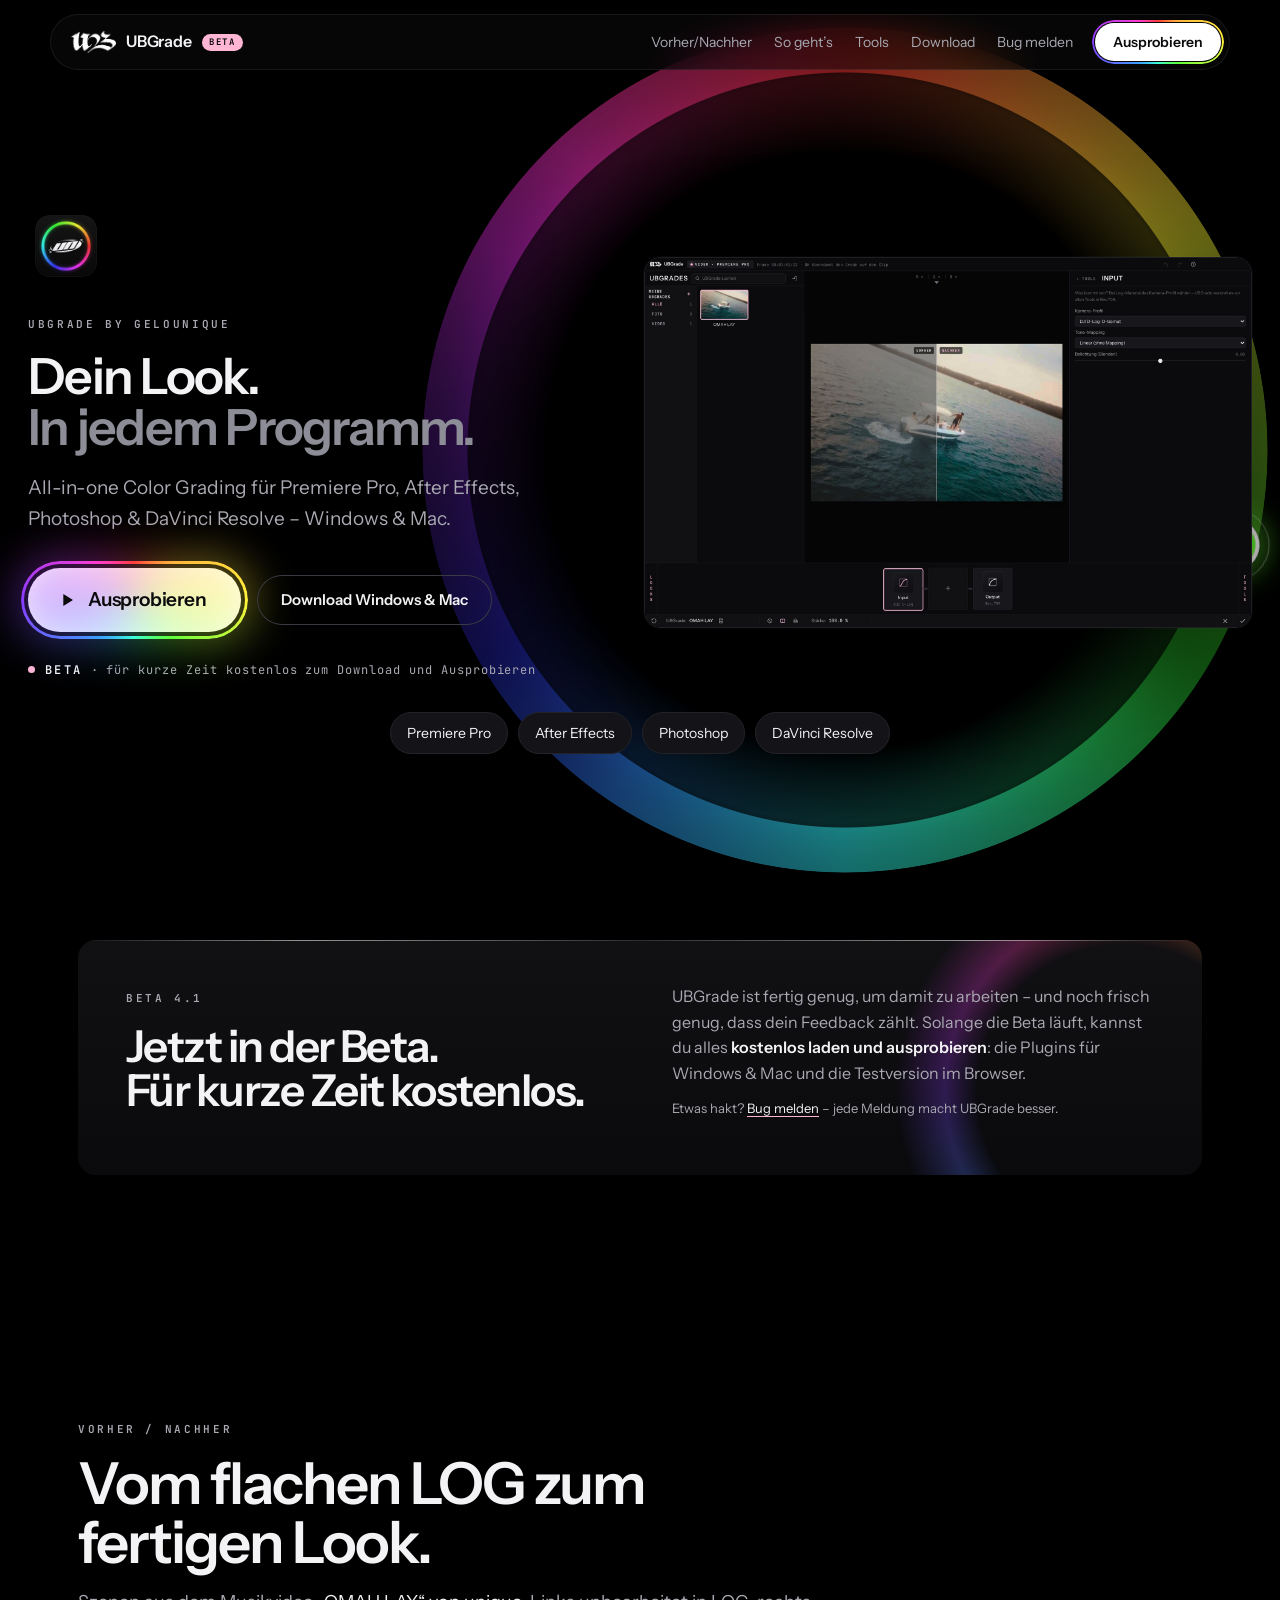
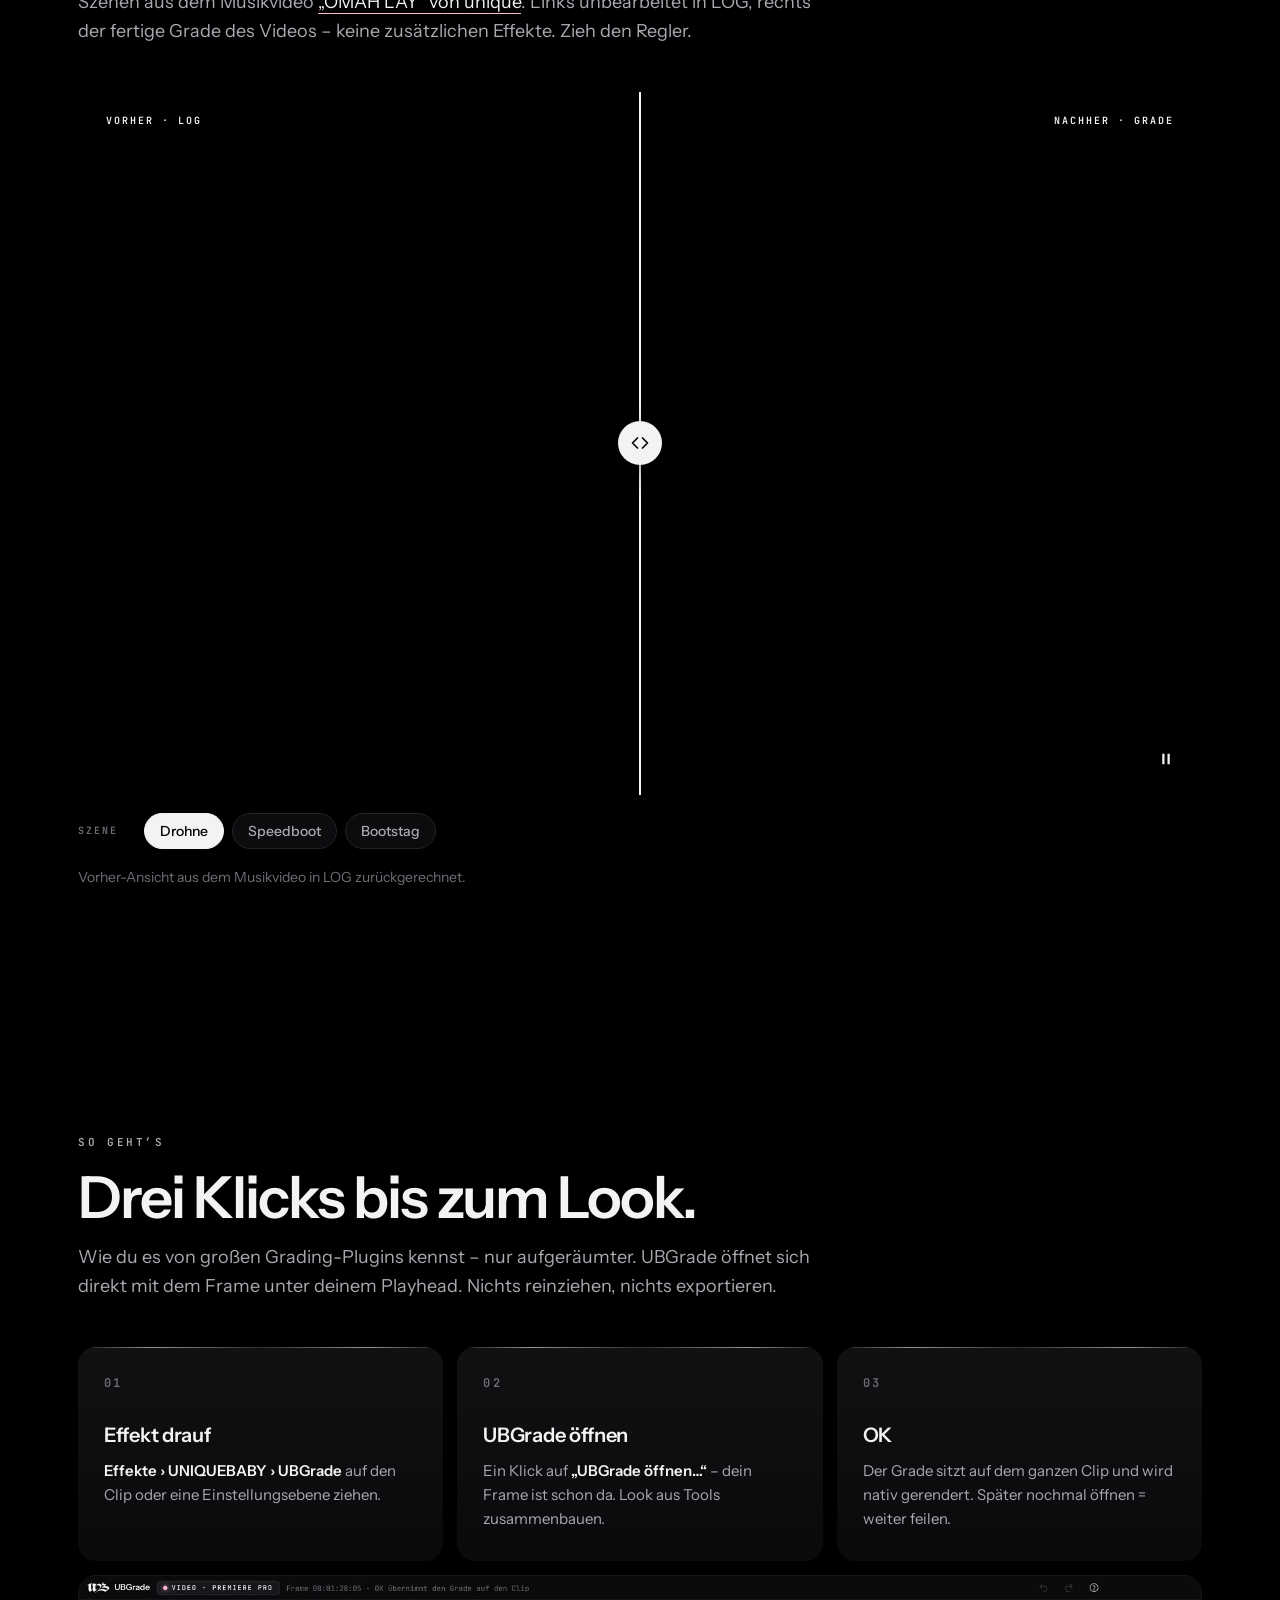
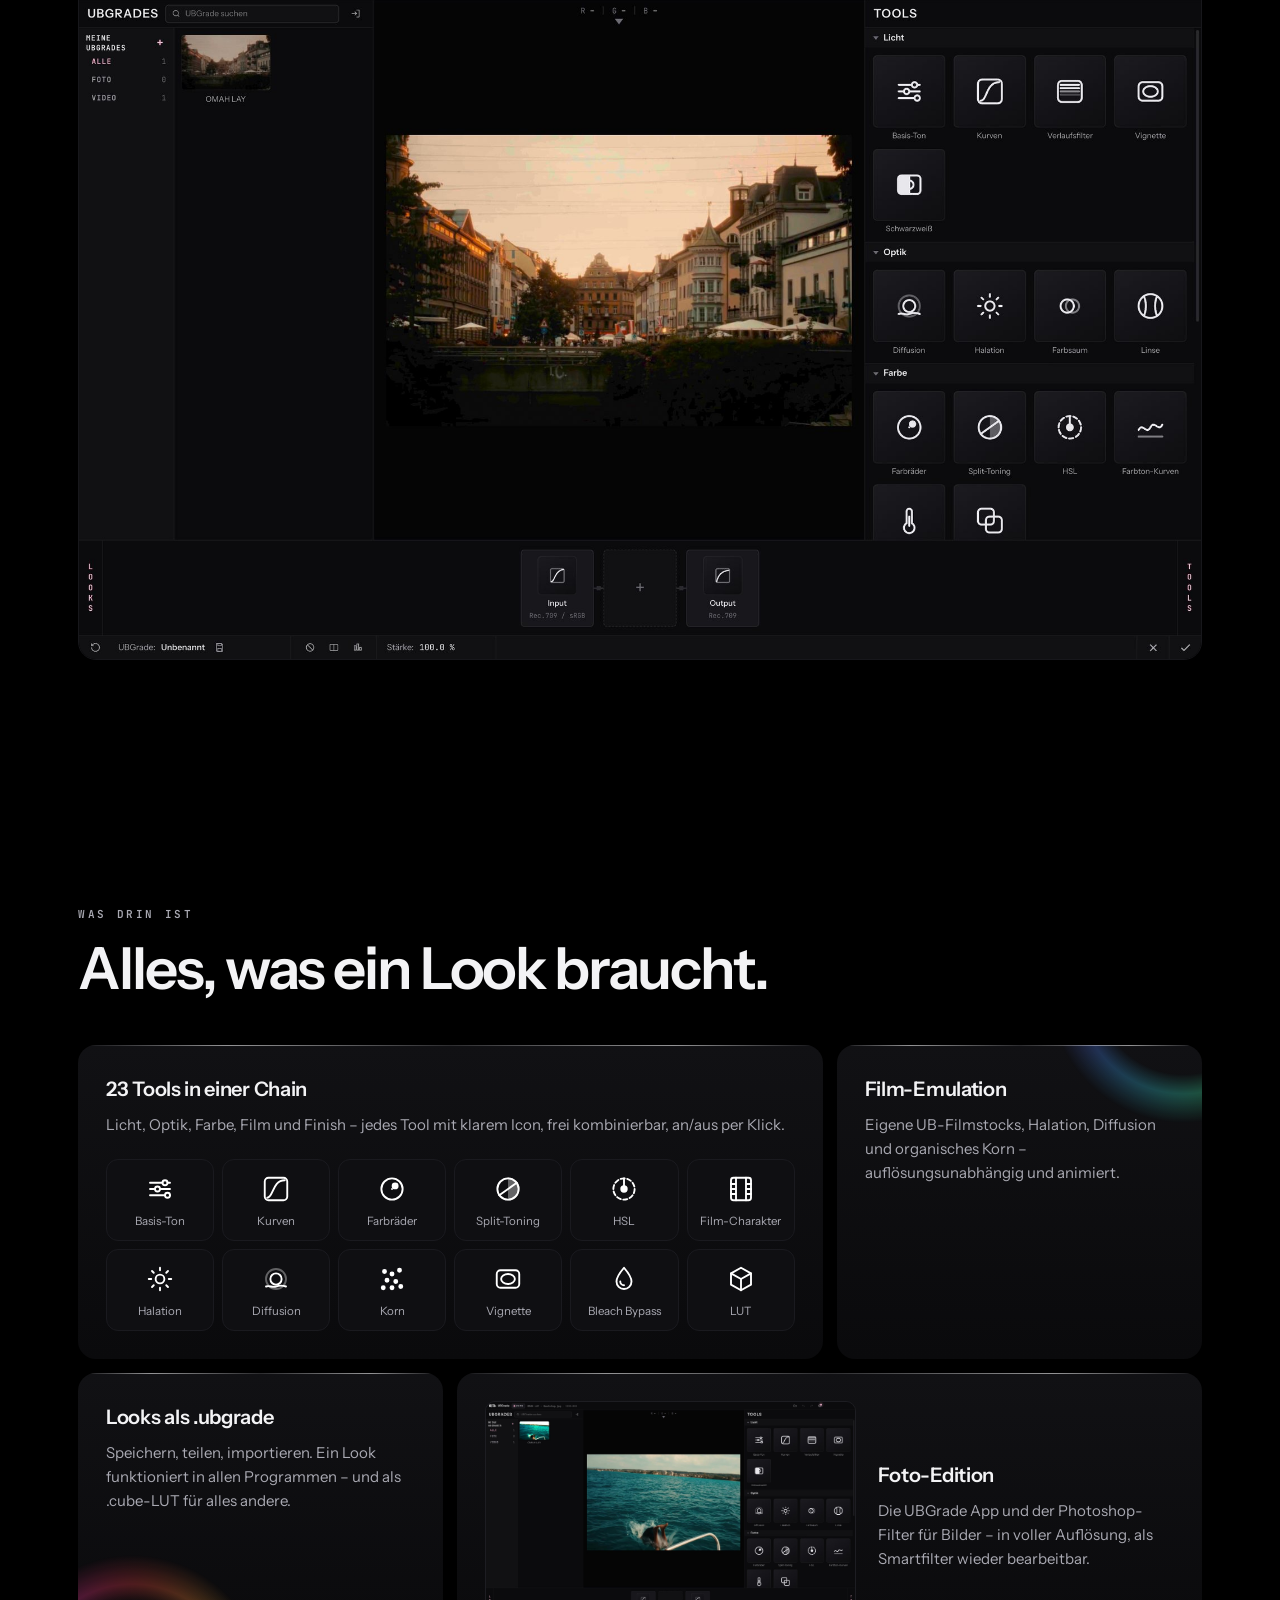
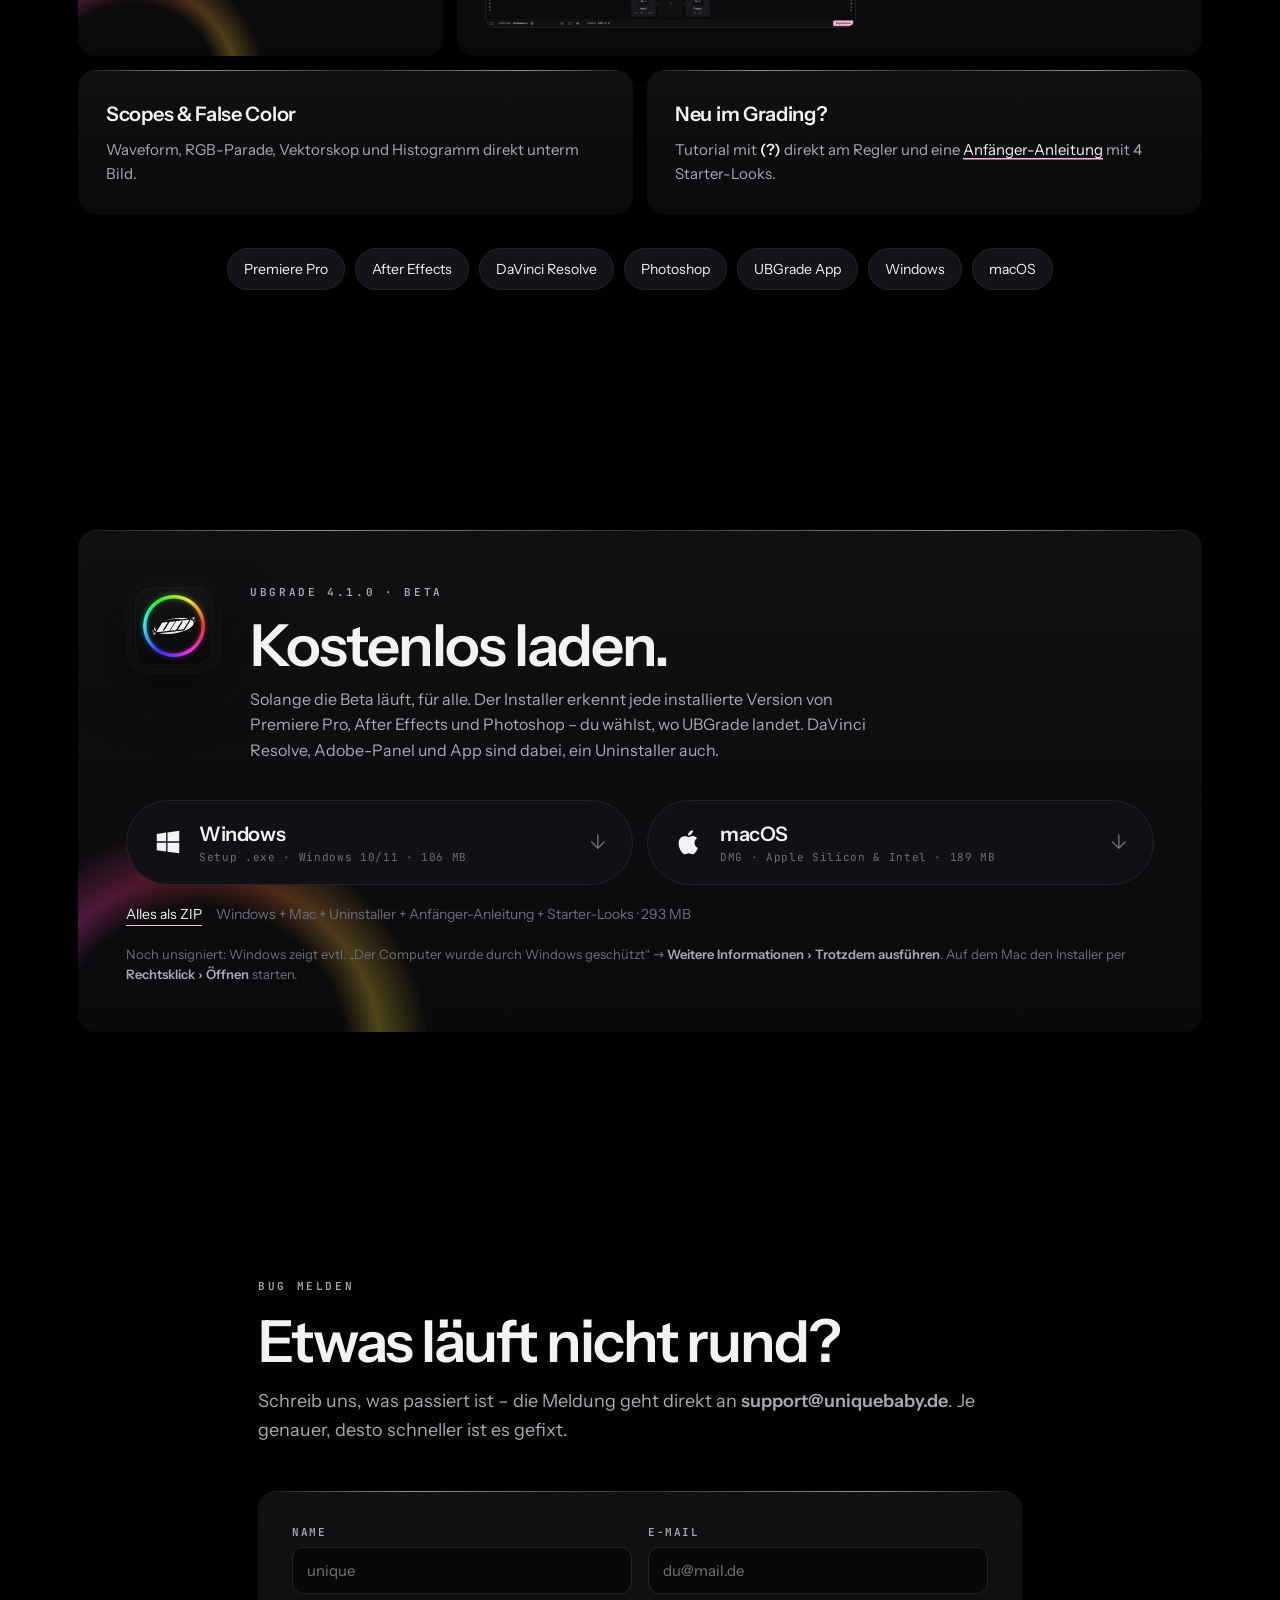
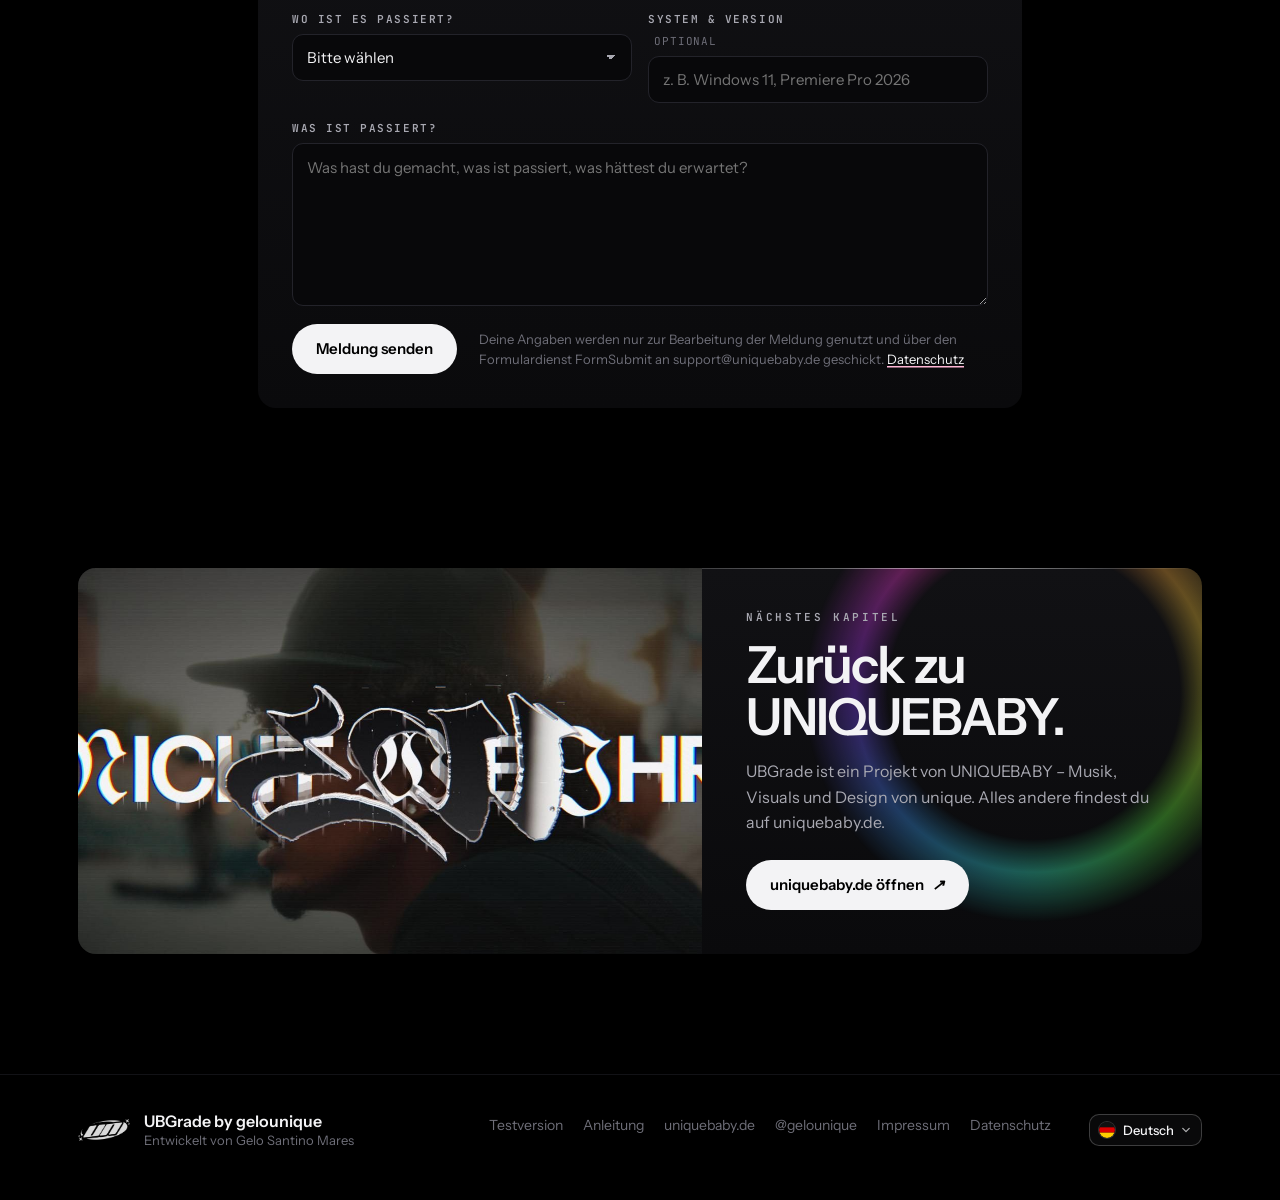
<file: index.html>
<!DOCTYPE html>
<html lang="de">
<head><script>(function(){try{var d=document.documentElement,m=document.cookie.match(/(?:^|; )ub_lang=(en|de)/),q=/[?&]lang=(en|de)/.exec(location.search),l=q?q[1]:(m?m[1]:localStorage.getItem('ub_lang'));if(l==='en'){d.style.visibility='hidden';setTimeout(function(){d.style.visibility=''},2500)}}catch(e){}})()</script>
<meta charset="utf-8">
<meta name="viewport" content="width=device-width, initial-scale=1, viewport-fit=cover">
<title>UBGrade by gelounique – Color Grading für Premiere Pro, After Effects, DaVinci Resolve & Photoshop</title>
<meta name="description" content="UBGrade by gelounique: All-in-one Color Grading als Effekt in Premiere Pro, After Effects, DaVinci Resolve und Photoshop. Jetzt in der Beta – für kurze Zeit kostenlos für Windows & Mac und direkt im Browser ausprobieren.">
<meta name="theme-color" content="#000000">
<meta property="og:title" content="UBGrade by gelounique – jetzt in der Beta">
<meta property="og:description" content="Ein Look. Jedes Programm. Color Grading für Premiere Pro, After Effects, DaVinci Resolve & Photoshop – für kurze Zeit kostenlos.">
<meta property="og:image" content="https://ubgrade.uniquebaby.de/assets/og.jpg">
<meta property="og:url" content="https://ubgrade.uniquebaby.de/">
<link rel="canonical" href="https://ubgrade.uniquebaby.de/">
<meta name="robots" content="index, follow, max-image-preview:large">
<meta property="og:type" content="website">
<meta property="og:site_name" content="UNIQUEBABY">
<meta property="og:locale" content="de_DE">
<meta property="og:image:width" content="1200">
<meta property="og:image:height" content="630">
<meta property="og:image:alt" content="UBGrade by gelounique – jetzt in der Beta">
<meta name="twitter:title" content="UBGrade by gelounique – jetzt in der Beta">
<meta name="twitter:description" content="Ein Look. Jedes Programm. Color Grading für Premiere Pro, After Effects, DaVinci Resolve & Photoshop – für kurze Zeit kostenlos.">
<meta name="twitter:image" content="https://ubgrade.uniquebaby.de/assets/og.jpg">
<script type="application/ld+json">{"@context": "https://schema.org", "@type": "SoftwareApplication", "name": "UBGrade by gelounique", "applicationCategory": "MultimediaApplication", "operatingSystem": "Windows, macOS", "url": "https://ubgrade.uniquebaby.de/", "image": "https://ubgrade.uniquebaby.de/assets/og.jpg", "description": "UBGrade by gelounique: All-in-one Color Grading als Effekt in Premiere Pro, After Effects, DaVinci Resolve und Photoshop. Jetzt in der Beta – für kurze Zeit kostenlos für Windows & Mac und direkt im Browser ausprobieren.", "offers": {"@type": "Offer", "price": "0", "priceCurrency": "EUR"}, "publisher": {"@type": "Organization", "name": "MARES Projects GmbH i.G.", "url": "https://uniquebaby.de/"}}</script>
<meta name="twitter:card" content="summary_large_image">
<link rel="icon" href="assets/icon-64.png">
<link rel="apple-touch-icon" href="assets/icon-192.png">
<link rel="stylesheet" href="css/fonts.css">
<link rel="stylesheet" href="landing.css">
<script>/* old links like ?tutorial=1 open the web app */ if (/[?&]tutorial=1/.test(location.search)) location.replace('app/?tutorial=1');</script>
</head>
<body>

<div class="picker" id="picker" aria-hidden="true">
  <div class="pk-float">
    <div class="pk-glow"></div><div class="pk-ring"></div>
    <div class="pk-arm" id="pkArm"><div class="pk-knob"><i></i></div></div>
    <div class="pk-read" id="pkRead"><b id="pkHex">#3B9DFF</b><span id="pkHsl">H 212° · S 100 · L 62</span></div>
  </div>
</div>

<div id="ld" aria-hidden="true"><div class="ld-ico"><i class="ld-ring"></i><img src="assets/un-white.png" alt=""></div><span class="ld-pc">0</span></div>

<header class="nav" id="nav">
  <a class="brand" href="#top" aria-label="UBGrade – nach oben"><img src="assets/ub-white.png" alt="UB"><b>UBGrade</b><span class="tag">BETA</span></a>
  <nav class="links">
    <a href="#vergleich">Vorher/Nachher</a><a href="#workflow">So geht’s</a><a href="#tools">Tools</a><a href="#download">Download</a><a href="#bug">Bug melden</a>
  </nav>
  <a class="btn ring sm" href="app/"><span class="rg" aria-hidden="true"></span>Ausprobieren</a>
</header>

<main id="top">

<!-- HERO -->
<section class="hero" id="hero">
  <div class="wrap hero-grid">
    <div class="hero-txt">
      <img class="hero-ico reveal" src="assets/icon-192.png" alt="UBGrade" width="88" height="88">
      <div class="eyebrow reveal">UBGRADE BY GELOUNIQUE</div>
      <h1 class="reveal">Dein Look.<br><span class="sub">In jedem Programm.</span></h1>
      <p class="lead reveal">All-in-one Color Grading für Premiere Pro, After Effects, Photoshop &amp; DaVinci Resolve – Windows &amp; Mac.</p>
      <div class="hero-cta reveal">
        <a class="try" href="app/" id="tryBtn"><span class="try-ring" aria-hidden="true"></span><span class="try-in"><svg viewBox="0 0 24 24" aria-hidden="true"><path d="M8 5.5v13l10.5-6.5z" fill="currentColor"/></svg>Ausprobieren</span></a>
        <a class="btn ghost" href="#download">Download Windows &amp; Mac</a>
      </div>
      <div class="beta-note reveal"><i class="dot"></i><span><b>BETA</b> · für kurze Zeit kostenlos zum Download und Ausprobieren</span></div>
    </div>
    <figure class="hero-shot reveal"><img src="assets/shot-video.jpg" alt="UBGrade Video-Edition mit einer Szene aus OMAH LAY: links LOG, rechts gegradet" width="2000" height="1218"></figure>
  </div>
  <div class="hosts hero-hosts reveal" aria-label="Unterstützte Programme"><span>Premiere Pro</span><span>After Effects</span><span>Photoshop</span><span>DaVinci Resolve</span></div>
</section>

<!-- BETA -->
<section class="sec beta-sec" id="beta">
  <div class="wrap">
    <div class="panel glowbox beta reveal">
      <div class="beta-l">
        <div class="eyebrow">BETA 4.1</div>
        <h2>Jetzt in der Beta.<br>Für kurze Zeit kostenlos.</h2>
      </div>
      <div class="beta-r">
        <p>UBGrade ist fertig genug, um damit zu arbeiten – und noch frisch genug, dass dein Feedback zählt. Solange die Beta läuft, kannst du alles <b>kostenlos laden und ausprobieren</b>: die Plugins für Windows &amp; Mac und die Testversion im Browser.</p>
        <p class="fine">Etwas hakt? <a class="tl" href="#bug">Bug melden</a> – jede Meldung macht UBGrade besser.</p>
      </div>
    </div>
  </div>
</section>

<!-- VORHER / NACHHER -->
<section class="sec" id="vergleich">
  <div class="wrap">
    <div class="head reveal">
      <div class="eyebrow">VORHER / NACHHER</div>
      <h2>Vom flachen LOG zum fertigen Look.</h2>
      <p>Szenen aus dem Musikvideo <a class="tl" href="https://youtu.be/eHY_uJKNNXE" target="_blank" rel="noopener">„OMAH LAY“ von unique</a>. Links unbearbeitet in LOG, rechts der fertige Grade des Videos – keine zusätzlichen Effekte. Zieh den Regler.</p>
    </div>
    <div class="cmp reveal" id="cmp">
      <div class="cmp-view" id="cmpView">
        <canvas id="cmpCv"></canvas>
        <video id="cmpVid" muted playsinline loop preload="auto" crossorigin="anonymous" poster="media/drohne.jpg"></video>
        <div class="cmp-lbl l">VORHER · LOG</div><div class="cmp-lbl r" id="cmpLook">NACHHER · GRADE</div>
        <div class="cmp-split" id="cmpSplit"><i></i><b aria-hidden="true"><svg viewBox="0 0 24 24"><path d="M9 6 3 12l6 6M15 6l6 6-6 6" fill="none" stroke="currentColor" stroke-width="2" stroke-linecap="round" stroke-linejoin="round"/></svg></b></div>
        <button class="cmp-play" id="cmpPlay" aria-label="Pause"><svg viewBox="0 0 24 24"><path d="M7 5h3v14H7zM14 5h3v14h-3z" fill="currentColor"/></svg></button>
      </div>
      <div class="cmp-ctl">
        <div class="chips" id="cmpScenes" role="tablist" aria-label="Szene"></div>
      </div>
      <p class="cmp-note fine" id="cmpNote">Vorher-Ansicht aus dem Musikvideo in LOG zurückgerechnet.</p>
    </div>
  </div>
</section>

<!-- WORKFLOW -->
<section class="sec" id="workflow">
  <div class="wrap">
    <div class="head reveal">
      <div class="eyebrow">SO GEHT’S</div>
      <h2>Drei Klicks bis zum Look.</h2>
      <p>Wie du es von großen Grading-Plugins kennst – nur aufgeräumter. UBGrade öffnet sich direkt mit dem Frame unter deinem Playhead. Nichts reinziehen, nichts exportieren.</p>
    </div>
    <div class="steps">
      <div class="panel step reveal"><span class="n">01</span><h3>Effekt drauf</h3><p><b>Effekte › UNIQUEBABY › UBGrade</b> auf den Clip oder eine Einstellungsebene ziehen.</p></div>
      <div class="panel step reveal"><span class="n">02</span><h3>UBGrade öffnen</h3><p>Ein Klick auf <b>„UBGrade öffnen…“</b> – dein Frame ist schon da. Look aus Tools zusammenbauen.</p></div>
      <div class="panel step reveal"><span class="n">03</span><h3>OK</h3><p>Der Grade sitzt auf dem ganzen Clip und wird nativ gerendert. Später nochmal öffnen = weiter feilen.</p></div>
    </div>
    <figure class="shot reveal"><img src="assets/shot-workflow.jpg" alt="UBGrade in Premiere Pro mit einem Frame aus OMAH LAY" loading="lazy" width="2000" height="1218"></figure>
  </div>
</section>

<!-- FEATURES -->
<section class="sec" id="tools">
  <div class="wrap">
    <div class="head reveal">
      <div class="eyebrow">WAS DRIN IST</div>
      <h2>Alles, was ein Look braucht.</h2>
    </div>
    <div class="bento">
      <div class="panel b-tools reveal">
        <h3>23 Tools in einer Chain</h3>
        <p>Licht, Optik, Farbe, Film und Finish – jedes Tool mit klarem Icon, frei kombinierbar, an/aus per Klick.</p>
        <div class="ticons">
          <span><img src="assets/tools/Basis-Ton.svg" alt="">Basis-Ton</span><span><img src="assets/tools/Kurven.svg" alt="">Kurven</span><span><img src="assets/tools/Farbraeder.svg" alt="">Farbräder</span><span><img src="assets/tools/Split-Toning.svg" alt="">Split-Toning</span><span><img src="assets/tools/HSL.svg" alt="">HSL</span><span><img src="assets/tools/Film-Charakter.svg" alt="">Film-Charakter</span><span><img src="assets/tools/Halation.svg" alt="">Halation</span><span><img src="assets/tools/Diffusion.svg" alt="">Diffusion</span><span><img src="assets/tools/Korn.svg" alt="">Korn</span><span><img src="assets/tools/Vignette.svg" alt="">Vignette</span><span><img src="assets/tools/Bleach-Bypass.svg" alt="">Bleach Bypass</span><span><img src="assets/tools/LUT.svg" alt="">LUT</span>
        </div>
      </div>
      <div class="panel glowbox b-film reveal"><h3>Film-Emulation</h3><p>Eigene UB-Filmstocks, Halation, Diffusion und organisches Korn – auflösungsunabhängig und animiert.</p></div>
      <div class="panel glowbox b-share reveal"><h3>Looks als .ubgrade</h3><p>Speichern, teilen, importieren. Ein Look funktioniert in allen Programmen – und als .cube-LUT für alles andere.</p></div>
      <div class="panel b-foto reveal"><img src="assets/shot-foto.jpg" alt="UBGrade Foto-Edition" loading="lazy"><div><h3>Foto-Edition</h3><p>Die UBGrade App und der Photoshop-Filter für Bilder – in voller Auflösung, als Smartfilter wieder bearbeitbar.</p></div></div>
      <div class="panel b-scope reveal"><h3>Scopes &amp; False Color</h3><p>Waveform, RGB-Parade, Vektorskop und Histogramm direkt unterm Bild.</p></div>
      <div class="panel b-help reveal"><h3>Neu im Grading?</h3><p>Tutorial mit <b>(?)</b> direkt am Regler und eine <a class="tl" href="anleitung.html">Anfänger-Anleitung</a> mit 4 Starter-Looks.</p></div>
    </div>
    <div class="hosts reveal" aria-label="Unterstützte Programme">
      <span>Premiere Pro</span><span>After Effects</span><span>DaVinci Resolve</span><span>Photoshop</span><span>UBGrade App</span><span>Windows</span><span>macOS</span>
    </div>
  </div>
</section>

<!-- DOWNLOAD -->
<section class="sec" id="download">
  <div class="wrap">
    <div class="panel glowbox dl reveal">
      <div class="dl-head">
        <img class="dl-ico" src="assets/icon-192.png" alt="" width="96" height="96">
        <div>
          <div class="eyebrow">UBGRADE 4.1.0 · BETA</div>
          <h2>Kostenlos laden.</h2>
          <p>Solange die Beta läuft, für alle. Der Installer erkennt jede installierte Version von Premiere Pro, After Effects und Photoshop – du wählst, wo UBGrade landet. DaVinci Resolve, Adobe-Panel und App sind dabei, ein Uninstaller auch.</p>
        </div>
      </div>
      <div class="dl-btns">
        <a class="dlbtn" id="dlWin" href="https://github.com/gelounique/ubgrade-web/releases/download/v4.1.0/UBGrade-Setup-4.1.0.exe">
          <svg viewBox="0 0 24 24" aria-hidden="true"><path d="M3 5.5 10.5 4.4v7H3zM11.6 4.3 21 3v8.4h-9.4zM3 12.6h7.5v7L3 18.5zm8.6 0H21V21l-9.4-1.3z" fill="currentColor"/></svg>
          <span><b>Windows</b><small>Setup .exe · Windows 10/11 · 106 MB</small></span><i class="arr" aria-hidden="true">↓</i>
        </a>
        <a class="dlbtn" id="dlMac" href="https://github.com/gelounique/ubgrade-web/releases/download/v4.1.0/UBGrade-4.1.0-mac.dmg">
          <svg viewBox="0 0 24 24" aria-hidden="true"><path d="M16.4 12.6c0-2.4 2-3.5 2-3.6-1.1-1.6-2.8-1.8-3.4-1.8-1.4-.1-2.8.9-3.5.9s-1.9-.9-3.1-.8C6.8 7.3 5.3 8.2 4.5 9.6c-1.7 2.9-.4 7.3 1.2 9.7.8 1.2 1.8 2.5 3 2.4 1.2 0 1.7-.8 3.1-.8s1.9.8 3.1.8c1.3 0 2.1-1.2 2.9-2.4.9-1.3 1.3-2.6 1.3-2.7-.1 0-2.7-1-2.7-4zM14.1 5.5c.6-.8 1.1-1.9 1-3-1 0-2.1.6-2.8 1.4-.6.7-1.2 1.8-1 2.9 1 .1 2.1-.6 2.8-1.3z" fill="currentColor"/></svg>
          <span><b>macOS</b><small>DMG · Apple Silicon &amp; Intel · 189 MB</small></span><i class="arr" aria-hidden="true">↓</i>
        </a>
      </div>
      <div class="dl-foot">
        <a class="tl" href="https://github.com/gelounique/ubgrade-web/releases/download/v4.1.0/UBGrade-4.1.0.zip">Alles als ZIP</a><span>Windows + Mac + Uninstaller + Anfänger-Anleitung + Starter-Looks · 293 MB</span>
      </div>
      <p class="fine">Noch unsigniert: Windows zeigt evtl. „Der Computer wurde durch Windows geschützt“ → <b>Weitere Informationen › Trotzdem ausführen</b>. Auf dem Mac den Installer per <b>Rechtsklick › Öffnen</b> starten.</p>
    </div>
  </div>
</section>

<!-- BUG -->
<section class="sec" id="bug">
  <div class="wrap narrow">
    <div class="head reveal">
      <div class="eyebrow">BUG MELDEN</div>
      <h2>Etwas läuft nicht rund?</h2>
      <p>Schreib uns, was passiert ist – die Meldung geht direkt an <b>support@uniquebaby.de</b>. Je genauer, desto schneller ist es gefixt.</p>
    </div>
    <form class="panel form reveal" id="bugForm" novalidate>
      <div class="row2">
        <label>Name<input name="name" autocomplete="name" placeholder="unique" required></label>
        <label>E-Mail<input name="email" type="email" autocomplete="email" placeholder="du@mail.de" required></label>
      </div>
      <div class="row2">
        <label>Wo ist es passiert?
          <select name="bereich" required>
            <option value="">Bitte wählen</option>
            <option>Premiere Pro</option><option>After Effects</option><option>DaVinci Resolve</option><option>Photoshop</option><option>UBGrade App</option><option>Testversion im Browser</option><option>Installer / Uninstaller</option><option>Sonstiges</option>
          </select>
        </label>
        <label>System &amp; Version <span class="opt">optional</span><input name="system" placeholder="z. B. Windows 11, Premiere Pro 2026"></label>
      </div>
      <label>Was ist passiert?<textarea name="message" rows="6" required placeholder="Was hast du gemacht, was ist passiert, was hättest du erwartet?"></textarea></label>
      <input type="text" name="_honey" class="hp" tabindex="-1" autocomplete="off" aria-hidden="true">
      <div class="form-foot">
        <button class="btn" type="submit" id="bugSend">Meldung senden</button>
        <p class="fine">Deine Angaben werden nur zur Bearbeitung der Meldung genutzt und über den Formulardienst FormSubmit an support@uniquebaby.de geschickt. <a class="tl" href="https://uniquebaby.de/#datenschutz" target="_blank" rel="noopener">Datenschutz</a></p>
      </div>
      <div class="form-msg" id="bugMsg" role="status" aria-live="polite"></div>
    </form>
  </div>
</section>

<!-- NÄCHSTES KAPITEL -->
<section class="sec next" id="weiter">
  <div class="wrap">
    <a class="panel glowbox chap reveal" href="https://uniquebaby.de" target="_blank" rel="noopener">
      <img src="assets/chap-home.jpg" alt="UNIQUEBABY – NICHT WIE IHR." loading="lazy" width="1480" height="760">
      <div class="chap-in">
        <div class="eyebrow">NÄCHSTES KAPITEL</div>
        <h2>Zurück zu<br>UNIQUEBABY.</h2>
        <p>UBGrade ist ein Projekt von UNIQUEBABY – Musik, Visuals und Design von unique. Alles andere findest du auf uniquebaby.de.</p>
        <span class="btn">uniquebaby.de öffnen <i aria-hidden="true">↗</i></span>
      </div>
    </a>
  </div>
</section>

</main>

<footer class="foot">
  <div class="wrap">
    <div class="f-l"><img src="assets/un-white.png" alt="UN" class="f-un"><div><b>UBGrade by gelounique</b><span>Entwickelt von Gelo Santino Mares</span></div></div>
    <nav class="f-r"><a href="app/">Testversion</a><a href="anleitung.html">Anleitung</a><a href="https://uniquebaby.de" target="_blank" rel="noopener">uniquebaby.de</a><a href="https://instagram.com/gelounique" target="_blank" rel="noopener">@gelounique</a><a href="https://uniquebaby.de/#impressum" target="_blank" rel="noopener">Impressum</a><a href="https://uniquebaby.de/#datenschutz" target="_blank" rel="noopener">Datenschutz</a></nav>
  </div>
</footer>

<script src="app/js/colorspace.js" defer></script>
<script src="app/js/engine.js" defer></script>
<script src="app/js/tools.js" defer></script>
<script src="app/js/lib.js" defer></script>
<script src="landing.js" defer></script>
<script src="/ub-i18n-en.js?v=2611251" defer></script><script src="/ub-i18n.js?v=2611251" defer></script></body>
</html>
</file>
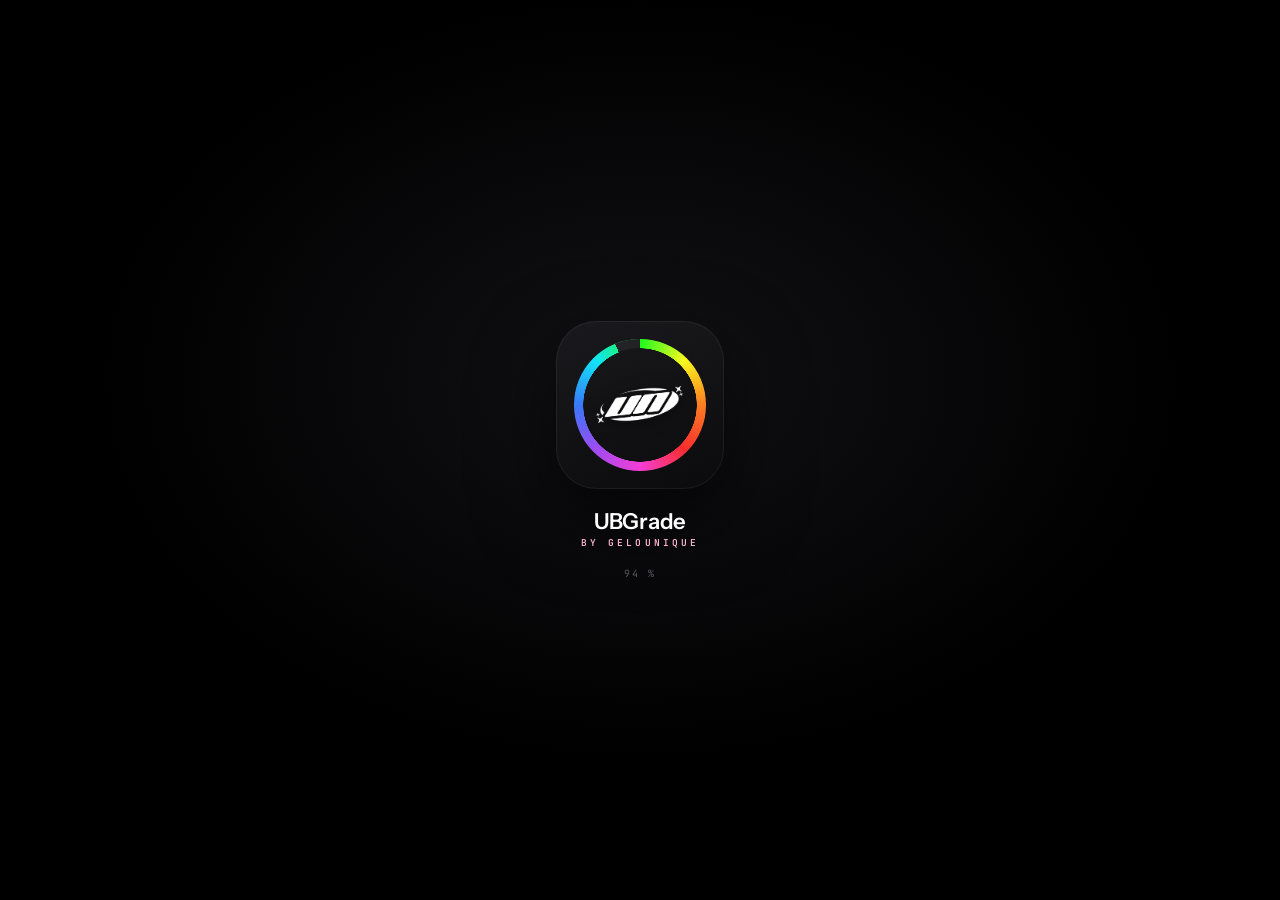
<file: app/index.html>
<!DOCTYPE html>
<html lang="de">
<head><script>(function(){try{var d=document.documentElement,m=document.cookie.match(/(?:^|; )ub_lang=(en|de)/),q=/[?&]lang=(en|de)/.exec(location.search),l=q?q[1]:(m?m[1]:localStorage.getItem('ub_lang'));if(l==='en'){d.style.visibility='hidden';setTimeout(function(){d.style.visibility=''},2500)}}catch(e){}})()</script>
<meta charset="utf-8">
<meta name="viewport" content="width=device-width,initial-scale=1">
<title>UBGrade Testversion – Color Grading im Browser</title>
<meta name="description" content="UBGrade by gelounique: All-in-one Color Grading. Teste Foto- und Video-Grading direkt im Browser, mit Tutorial für Einsteiger – Download für Windows & Mac mit Effekten für Premiere Pro, After Effects, Photoshop & DaVinci Resolve.">
<meta name="theme-color" content="#000000">
<meta property="og:title" content="UBGrade by gelounique">
<meta property="og:description" content="All-in-one Color Grading – jetzt im Browser testen. Für Premiere Pro, After Effects, Photoshop & DaVinci Resolve.">
<meta property="og:image" content="https://ubgrade.uniquebaby.de/assets/og.jpg">
<meta property="og:url" content="https://ubgrade.uniquebaby.de/app/">
<meta name="twitter:card" content="summary_large_image">
<link rel="apple-touch-icon" href="assets/apple-touch-icon.png">
<script>window.UBGRADE_DOWNLOAD = "https://ubgrade.uniquebaby.de/#download"; window.UBGRADE_VERSION = "4.1.0";</script>
<link rel="icon" href="assets/icon-64.png">
<link rel="stylesheet" href="css/fonts.css">
<link rel="stylesheet" href="css/ubgrade.css">
<style>#mobile{display:none}@media (max-width:760px),(pointer:coarse) and (max-width:1024px){#mobile{position:fixed;inset:0;z-index:400;background:#000;display:flex;flex-direction:column;align-items:center;justify-content:center;gap:14px;padding:32px;text-align:center;font-family:"Instrument Sans",system-ui,sans-serif;color:#ececef}#mobile img{width:112px;border-radius:24%}#mobile h2{margin:6px 0 0;font-size:28px}#mobile p{color:#9a9aa3;line-height:1.5;max-width:320px}#mobile a{background:#ffb6d5;color:#111;font-weight:600;padding:13px 20px;border-radius:99px;text-decoration:none}#mobile a.g{background:transparent;color:#ececef;border:1px solid #333}#mobile span{font:600 10px "JetBrains Mono",monospace;letter-spacing:.3em;color:#ffb6d5;margin-top:8px}}</style>
</head>
<body>
<div id="mobile"><img src="assets/icon-256.png" alt=""><h2>UBGrade</h2><p>Die Testversion ist für Desktop gemacht – öffne <b>ubgrade.uniquebaby.de</b> am Computer, um Bilder & Videos zu graden.</p><a class="g" href="/anleitung.html">Anfänger-Anleitung lesen</a><a href="https://ubgrade.uniquebaby.de/#download">Download für Windows &amp; Mac</a><span>BY GELOUNIQUE</span></div>
<div id="splash"><div class="w">
  <div class="ico"><div class="tile"></div><div class="track"></div><div class="ring glow"></div><div class="ring"></div><img class="un" src="assets/logo-un.png" alt="UBGrade"></div>
  <div class="nm"><b>UBGrade</b><span>BY GELOUNIQUE</span></div><div class="pc">0</div>
</div></div>

<div id="app">
  <header class="tb">
    <div class="logo nd" id="about"><img src="assets/logo-ub.png" alt="UB"><b>UBGrade</b></div>
    <div class="mode" id="mode"><i></i><span>FOTO</span></div>
    <div class="src" id="src">Keine Quelle</div>
    <button class="ib" id="bOpen" title="Öffnen (Strg+O)"><svg viewBox="0 0 24 24" fill="none" stroke="currentColor" stroke-width="1.7"><path d="M3 7a2 2 0 0 1 2-2h4l2 2h8a2 2 0 0 1 2 2v8a2 2 0 0 1-2 2H5a2 2 0 0 1-2-2z"/></svg></button>
    <button class="ib" id="bUndo" title="Rückgängig (Strg+Z)"><svg viewBox="0 0 24 24" fill="none" stroke="currentColor" stroke-width="1.7"><path d="M9 14 4 9l5-5"/><path d="M4 9h10a6 6 0 0 1 0 12h-3"/></svg></button>
    <button class="ib" id="bRedo" title="Wiederholen (Strg+Y)"><svg viewBox="0 0 24 24" fill="none" stroke="currentColor" stroke-width="1.7"><path d="m15 14 5-5-5-5"/><path d="M20 9H10a6 6 0 0 0 0 12h3"/></svg></button>
    <button class="ib help" id="bHelp" title="Tutorial für Einsteiger (F1)"><svg viewBox="0 0 24 24" fill="none" stroke="currentColor" stroke-width="1.8" stroke-linecap="round"><circle cx="12" cy="12" r="9"/><path d="M9.6 9.3a2.5 2.5 0 0 1 4.8.9c0 1.7-2.4 2.2-2.4 3.8"/><circle cx="12" cy="17.2" r=".6" fill="currentColor"/></svg></button>
  </header>

  <aside class="looks">
    <div class="H"><h2>UBGrades</h2><div class="search"><svg viewBox="0 0 24 24" fill="none" stroke="currentColor" stroke-width="2"><circle cx="11" cy="11" r="7"/><path d="m20 20-3.5-3.5"/></svg><input id="q" placeholder="UBGrade suchen"></div>
      <button class="ib" id="bImport" title=".ubgrade / .cube importieren"><svg viewBox="0 0 24 24" fill="none" stroke="currentColor" stroke-width="1.7"><path d="M14 4h5a1 1 0 0 1 1 1v14a1 1 0 0 1-1 1h-5"/><path d="M3 12h11m-4-4 4 4-4 4"/></svg></button></div>
    <div class="cats" id="cats"></div>
    <div class="lgrid" id="lgrid"></div>
  </aside>

  <main class="view" id="view">
    <div class="readout" id="readout"><span>R <b id="rR">–</b></span><span class="d"></span><span>G <b id="rG">–</b></span><span class="d"></span><span>B <b id="rB">–</b></span>
      <button class="notch" id="notch" title="Scopes"><svg viewBox="0 0 14 10"><path d="M1 1h12L7 9z" fill="currentColor"/></svg></button></div>
    <div class="stage" id="stage">
      <canvas id="cv"></canvas>
      <div class="split" id="split"><em class="l">VORHER</em><em class="r">NACHHER</em></div>
      <div class="scopes" id="scopes"><div class="sh" id="scopeTabs"><button data-m="wave" class="on">WAVEFORM</button><button data-m="parade">RGB PARADE</button><button data-m="vector">VECTORSCOPE</button><button data-m="hist">HISTOGRAMM</button></div><canvas id="scv" width="1040" height="300"></canvas></div>
      <div class="drop"><div class="c"><img src="assets/logo-un.png" alt=""><h3>Bild oder Video reinziehen</h3><p>Bild → Foto-Modus mit Export · Video → Video-Modus. Aus Premiere, After Effects, DaVinci & Photoshop öffnet sich UBGrade direkt mit dem aktuellen Frame.</p><button class="bt pri" id="bOpen2">Datei öffnen</button></div></div>
    </div>
    <div class="tl"><button class="ib" id="tPlay"><svg viewBox="0 0 24 24" fill="currentColor"><path d="M7 5v14l12-7z"/></svg></button><div class="scrub" id="scrub"><div class="tr"></div><div class="fl" id="sFill"></div><div class="kn" id="sKnob"></div></div><div class="tc" id="tc">00:00:00:00</div></div>
  </main>

  <aside class="tools">
    <div class="H" id="toolsH"><h2>Tools</h2></div>
    <div class="body" id="toolsBody"></div>
  </aside>

  <section class="chain">
    <button class="vtab on" id="tabLooks" title="UBGrades ein/aus">LOOKS</button>
    <div class="lane" id="lane"></div>
    <button class="vtab r on" id="tabTools" title="Tools ein/aus">TOOLS</button>
  </section>

  <footer class="st">
    <button class="ib" id="bReset" title="Alles zurücksetzen" style="margin:0 6px 0 10px"><svg viewBox="0 0 24 24" fill="none" stroke="currentColor" stroke-width="1.8"><path d="M3 12a9 9 0 1 0 3-6.7L3 8"/><path d="M3 3v5h5"/></svg></button>
    <div class="cell look">UBGrade: <b id="gname">Unbenannt</b><button class="ib" id="bSave" title="Als UBGrade speichern (Strg+S)"><svg viewBox="0 0 24 24" fill="none" stroke="currentColor" stroke-width="1.7"><path d="M5 3h11l3 3v13a2 2 0 0 1-2 2H7a2 2 0 0 1-2-2z"/><path d="M8 3v5h8V3M8 21v-7h8v7"/></svg></button></div>
    <div class="cell"><button class="ib" id="bBypass" title="Vorher/Nachher (\)"><svg viewBox="0 0 24 24" fill="none" stroke="currentColor" stroke-width="1.8"><circle cx="12" cy="12" r="8.5"/><path d="m6 6 12 12"/></svg></button><button class="ib" id="bSplit" title="Split (S)"><svg viewBox="0 0 24 24" fill="none" stroke="currentColor" stroke-width="1.7"><rect x="3" y="5" width="18" height="14" rx="2"/><path d="M12 5v14"/></svg></button><button class="ib" id="bFalse" title="False Color (F)"><svg viewBox="0 0 24 24" fill="none" stroke="currentColor" stroke-width="1.7"><path d="M4 18h4V8H4zM10 18h4V4h-4zM16 18h4v-6h-4z"/></svg></button></div>
    <div class="cell str" id="gStr" title="Ziehen zum Ändern · Doppelklick = 100 %">Stärke: <b id="gStrV">100.0 %</b></div>
    <div class="grow"></div>
    <span id="actions" style="display:contents"></span>
  </footer>
</div>
<div id="toast"></div>
<input type="file" id="fileIn" hidden accept="image/*,video/*,.ubgrade,.cube">
<script src="js/colorspace.js"></script>
<script src="js/engine.js"></script>
<script src="js/tools.js"></script>
<script src="js/lib.js"></script>
<script src="js/scopes.js"></script>
<script src="js/icons.js"></script>
<script src="js/app.js"></script>
<script src="js/tutorial.js"></script>
<script src="/ub-i18n-en.js?v=2611251" defer></script><script src="/ub-i18n.js?v=2611251" defer></script></body>
</html>
</file>
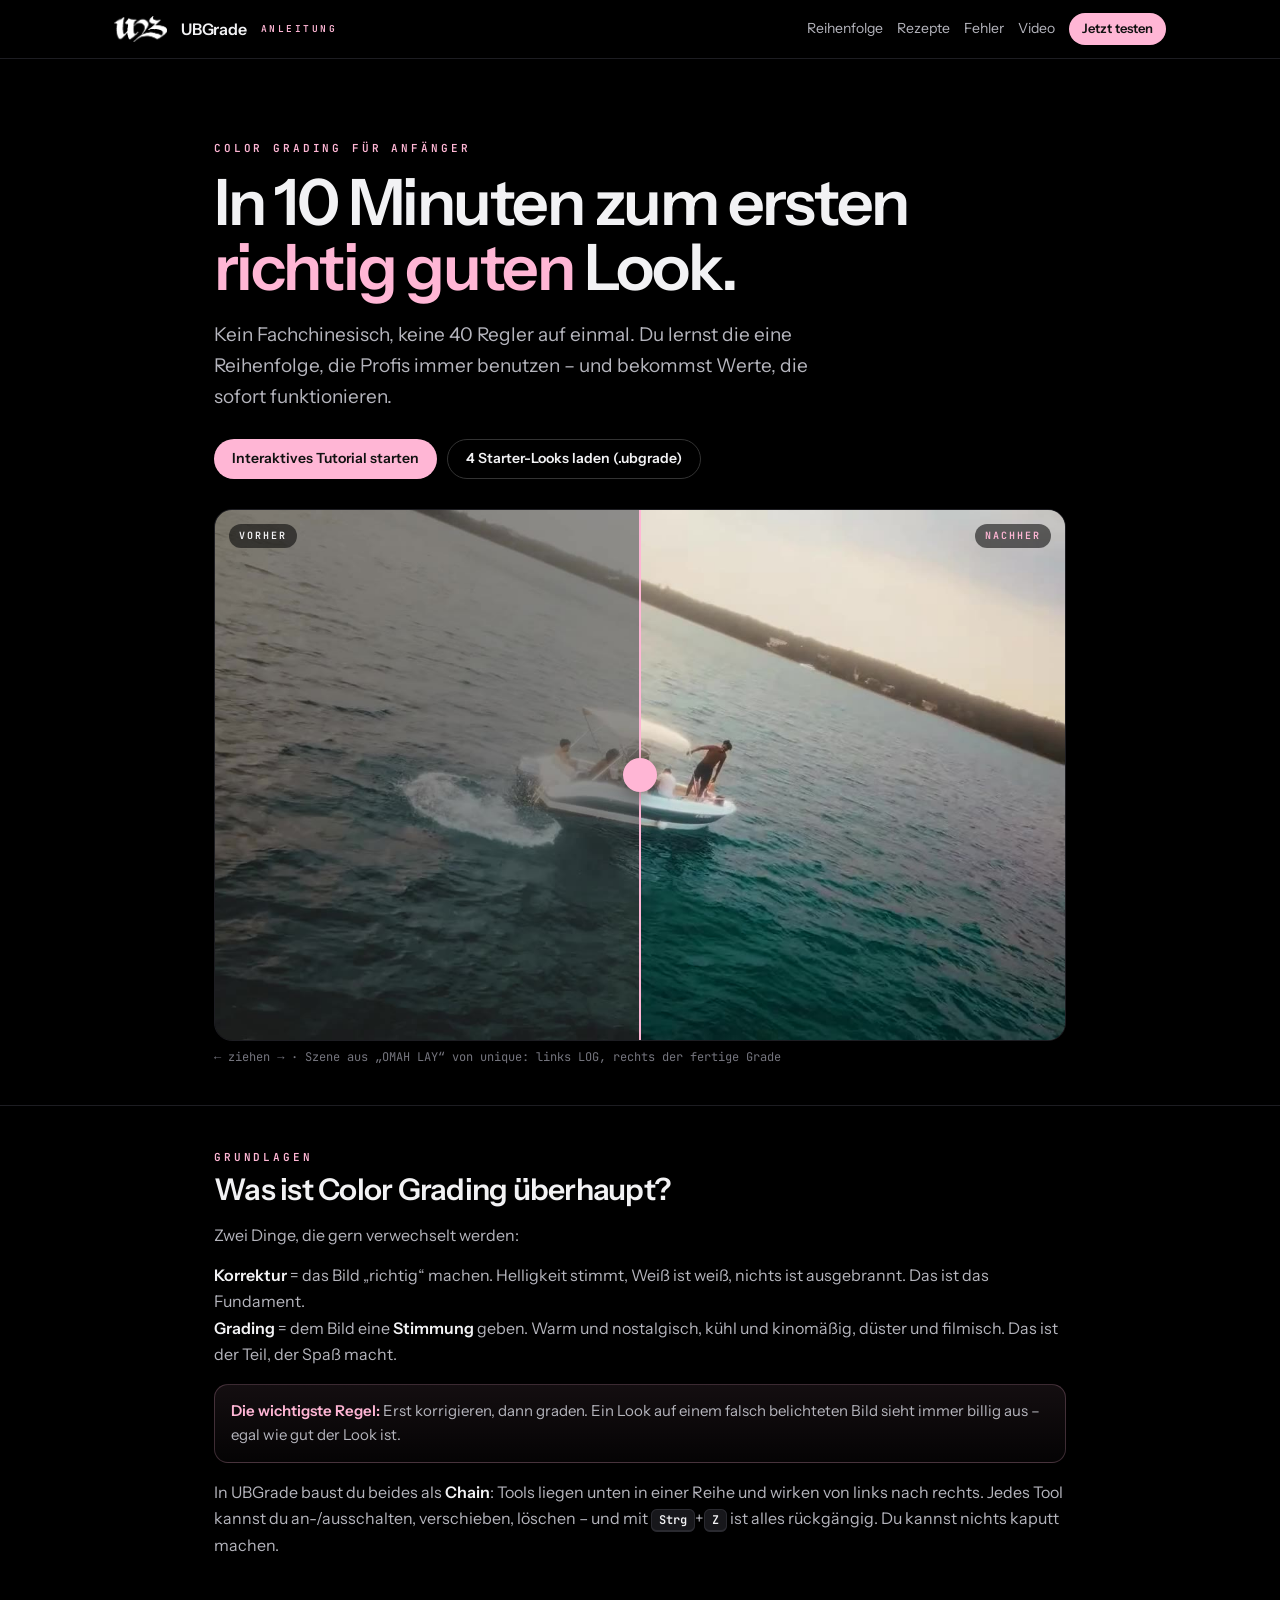
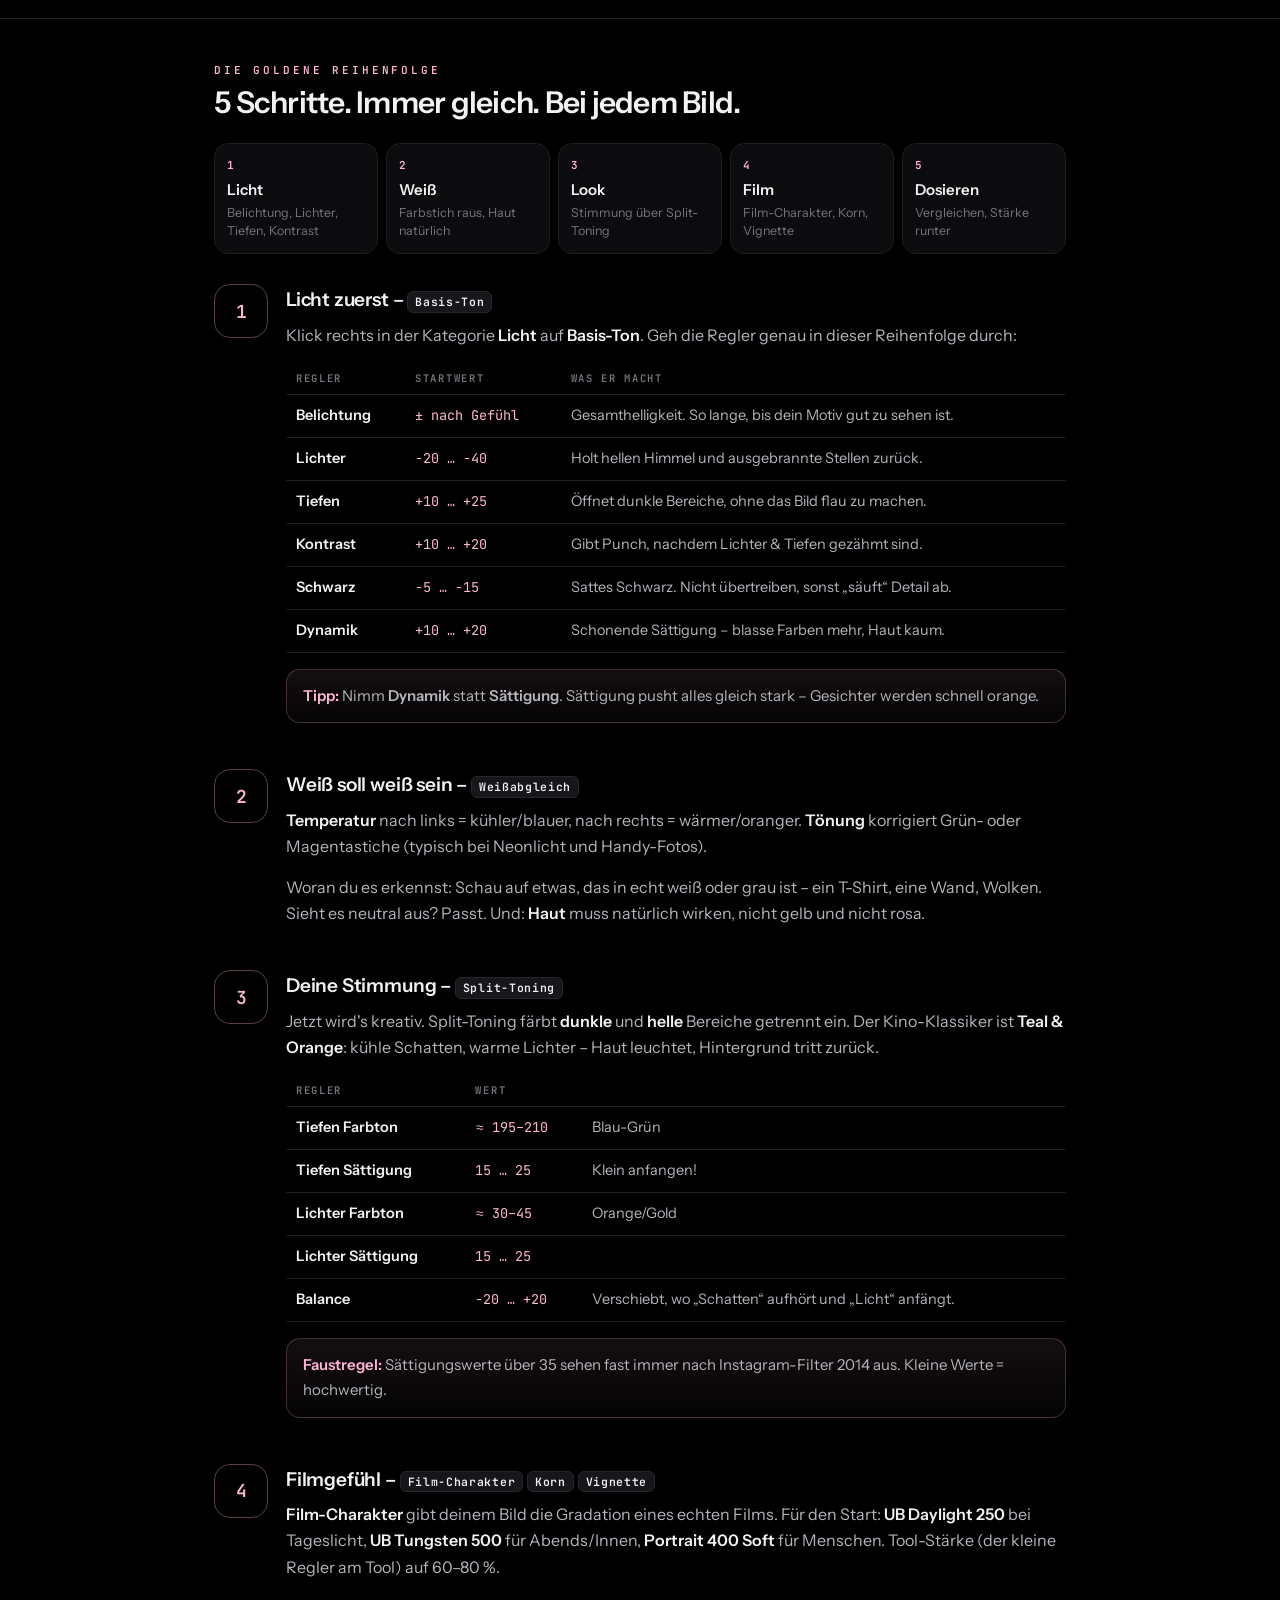
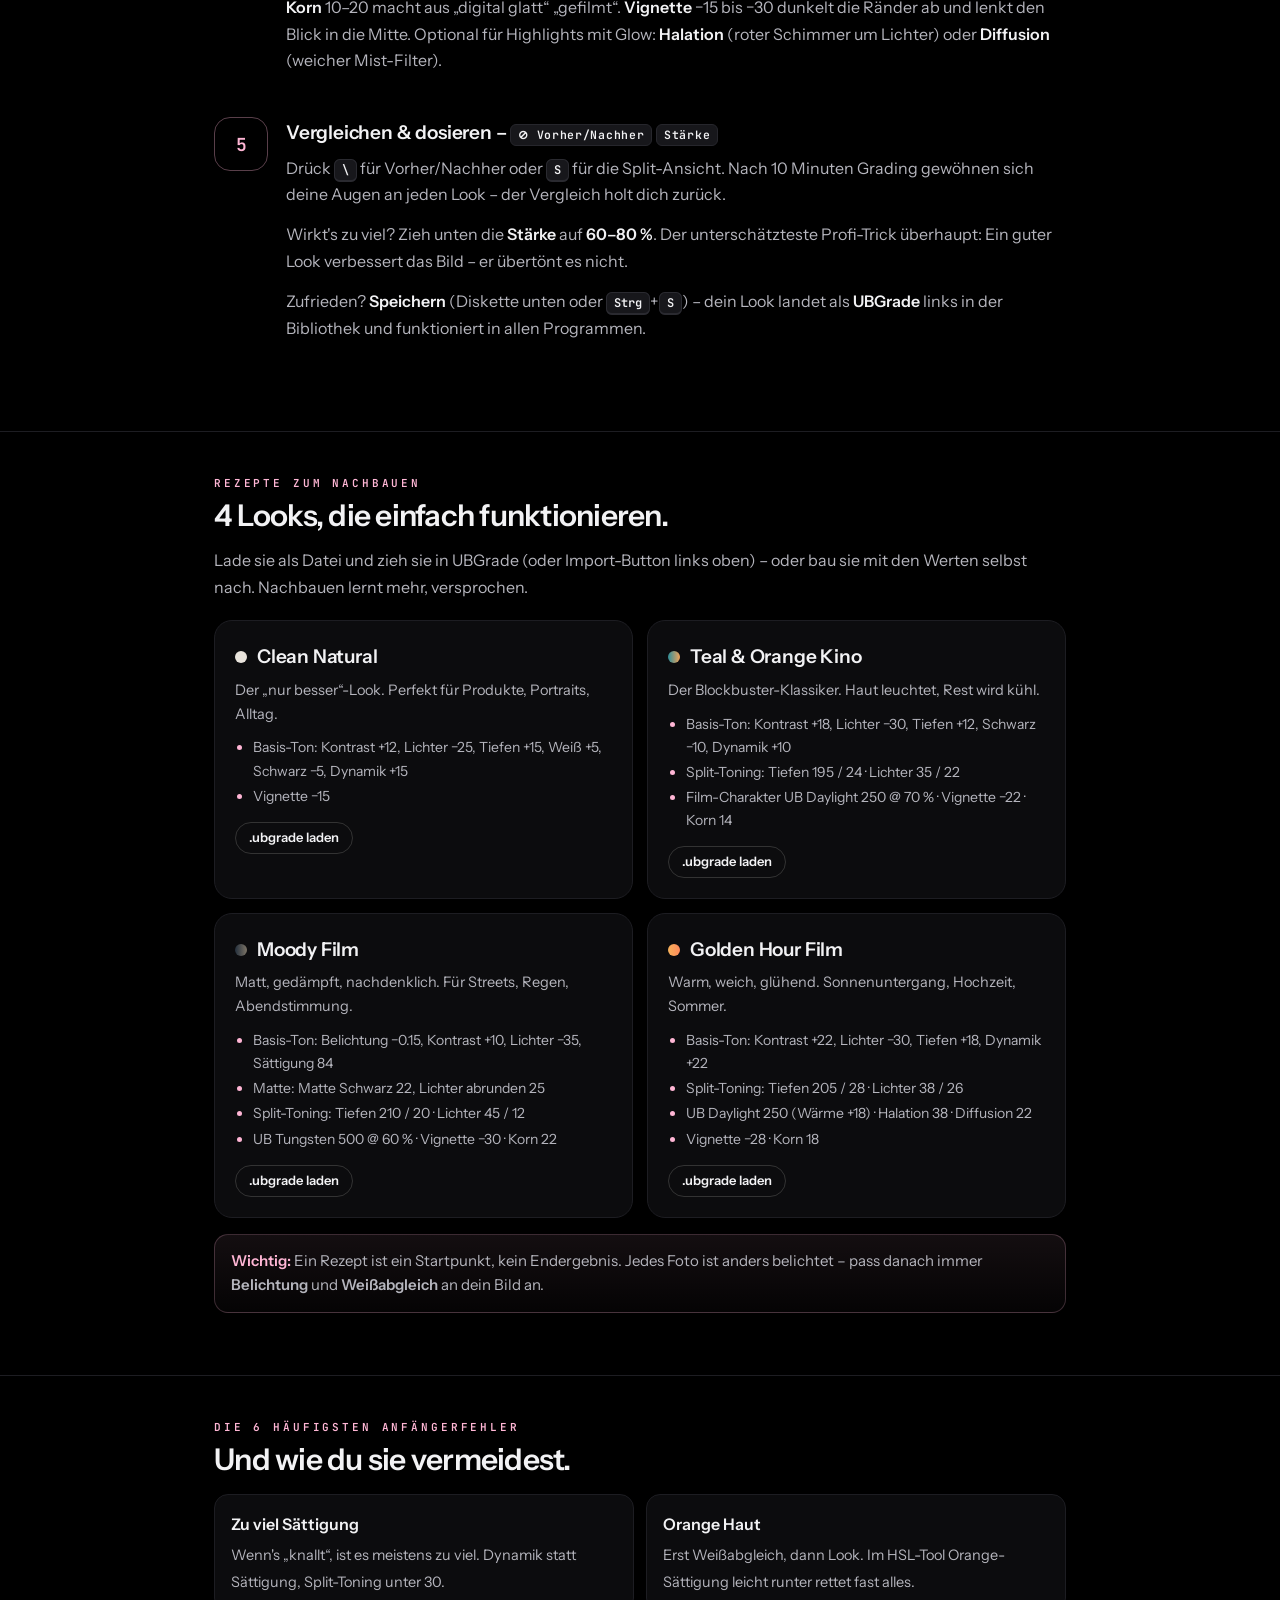
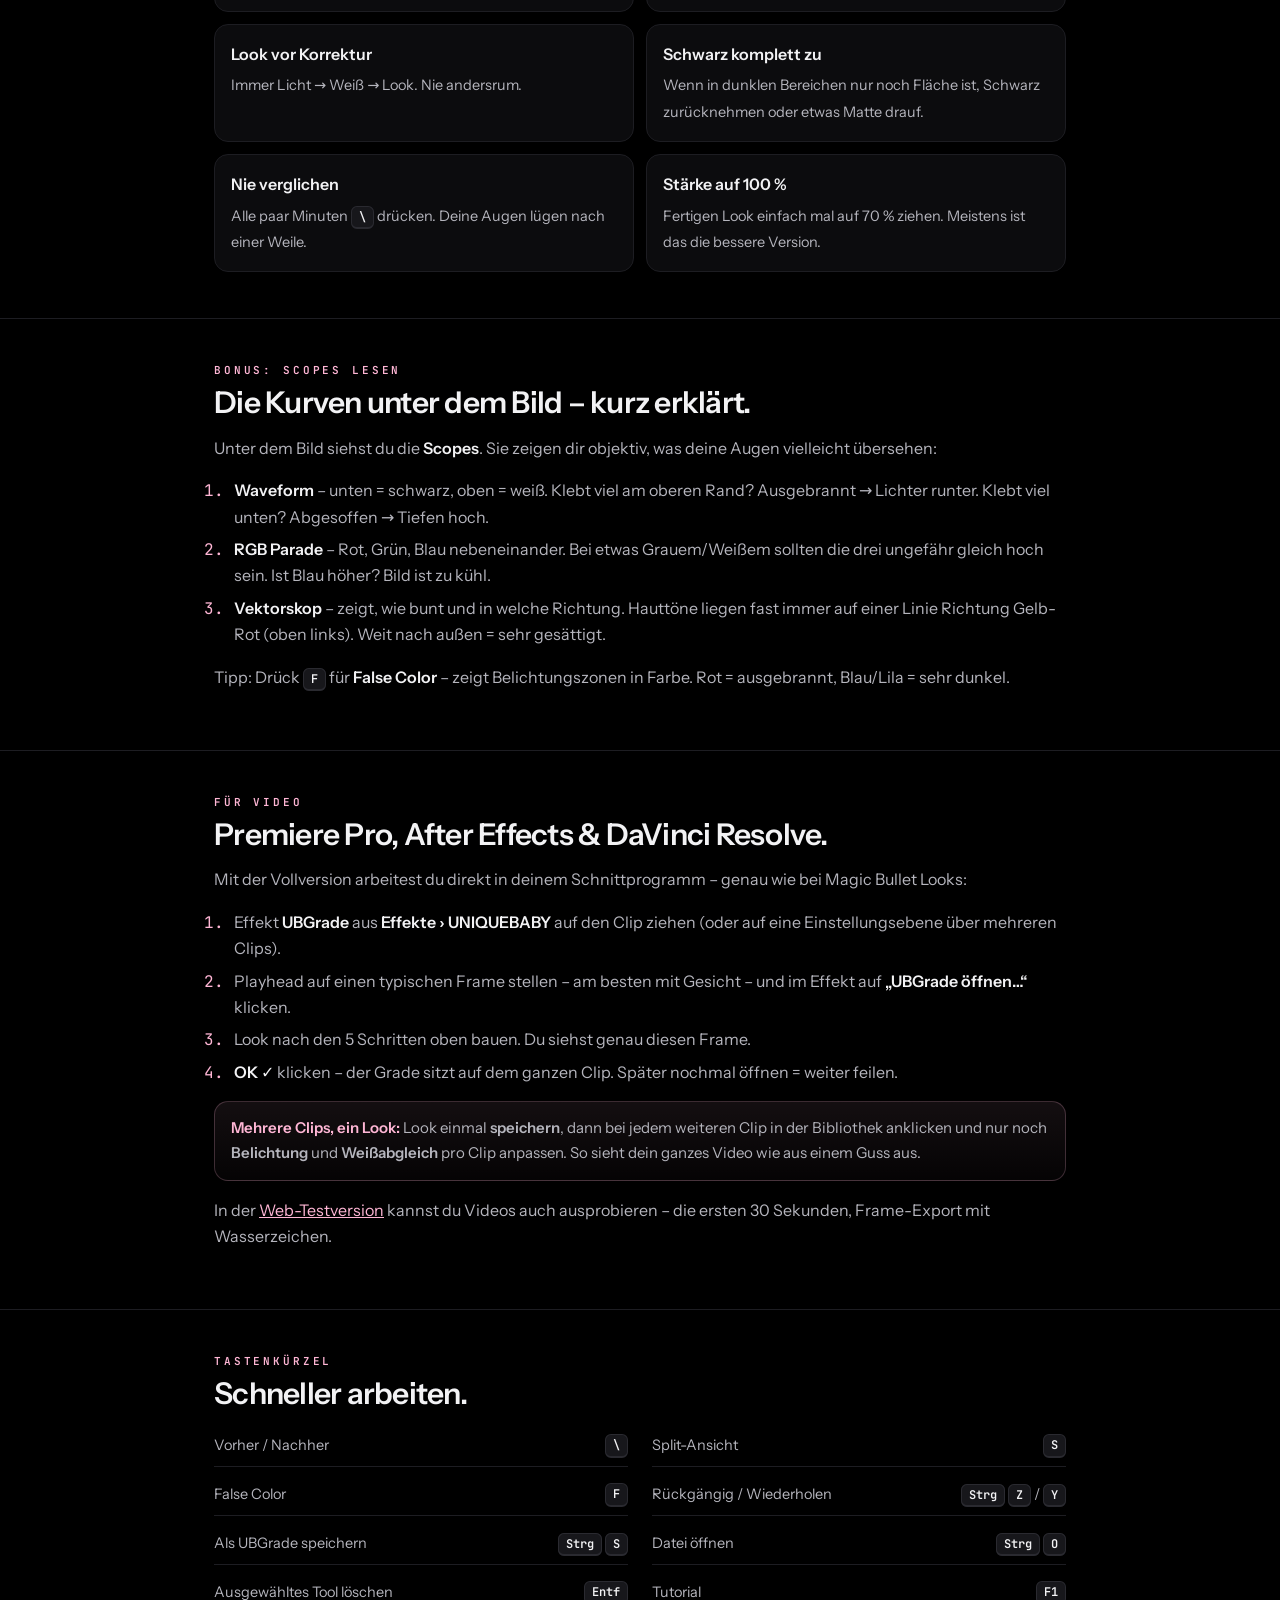
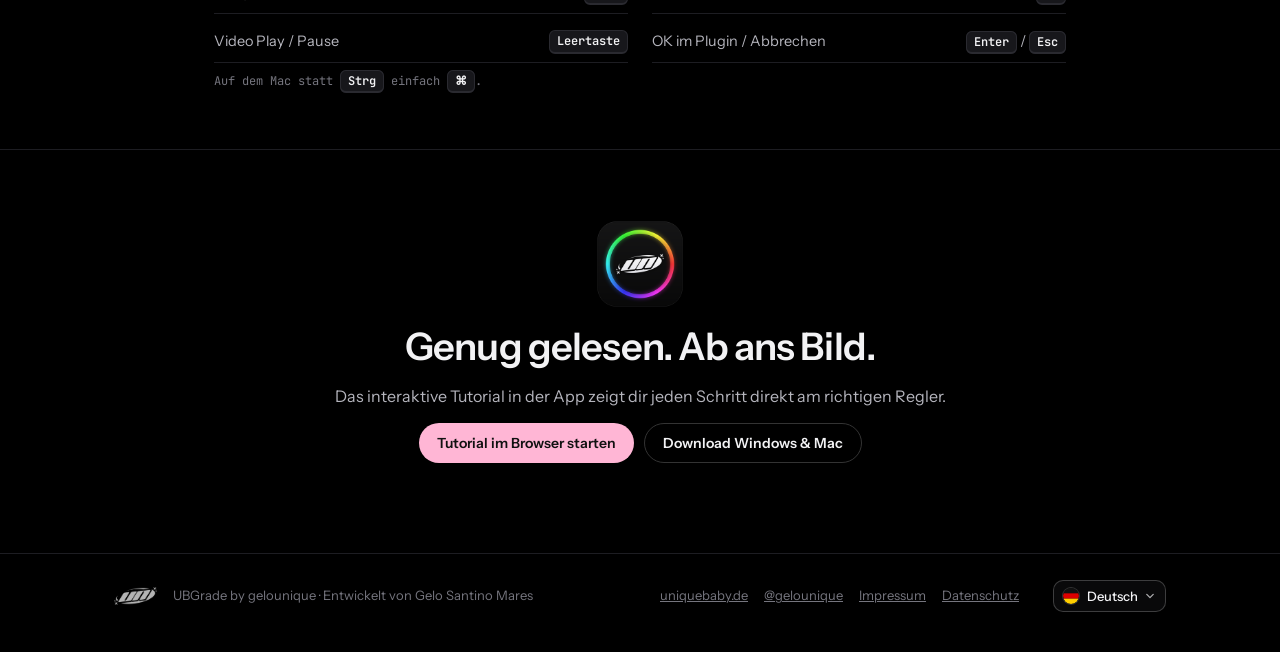
<file: anleitung.html>
<!DOCTYPE html>
<html lang="de">
<head><script>(function(){try{var d=document.documentElement,m=document.cookie.match(/(?:^|; )ub_lang=(en|de)/),q=/[?&]lang=(en|de)/.exec(location.search),l=q?q[1]:(m?m[1]:localStorage.getItem('ub_lang'));if(l==='en'){d.style.visibility='hidden';setTimeout(function(){d.style.visibility=''},2500)}}catch(e){}})()</script>
<meta charset="utf-8">
<meta name="viewport" content="width=device-width, initial-scale=1">
<title>Color Grading für Anfänger – UBGrade Anleitung</title>
<meta name="description" content="In 10 Minuten zum ersten richtig guten Look: Die Einsteiger-Anleitung zu UBGrade by gelounique – Reihenfolge, Werte, Rezepte, typische Fehler.">
<meta name="theme-color" content="#000000">
<meta property="og:title" content="Color Grading für Anfänger – UBGrade">
<meta property="og:description" content="In 10 Minuten zum ersten richtig guten Look. Mit Rezepten zum Nachbauen.">
<meta property="og:image" content="https://ubgrade.uniquebaby.de/assets/og.png">
<link rel="icon" href="assets/icon-64.png">
<link rel="apple-touch-icon" href="assets/apple-touch-icon.png">
<link rel="stylesheet" href="css/fonts.css">
<style>
:root{--bg:#000;--card:#0c0c0e;--line:#1d1d22;--tx:#f2f2f4;--tx2:#b5b5bd;--tx3:#75757e;--pink:#FFB6D5;--mono:'JetBrains Mono',ui-monospace,monospace}
*{box-sizing:border-box}html{scroll-behavior:smooth}
body{margin:0;background:var(--bg);color:var(--tx);font:16px/1.65 'Instrument Sans',system-ui,sans-serif;-webkit-font-smoothing:antialiased}
a{color:var(--pink)}
.wrap{max-width:900px;margin:0 auto;padding:0 24px}
nav{position:sticky;top:0;z-index:10;background:rgba(0,0,0,.78);backdrop-filter:blur(12px);border-bottom:1px solid var(--line)}
nav .wrap{display:flex;align-items:center;gap:14px;height:58px;max-width:1100px}
nav img{height:26px}nav b{font-weight:650;letter-spacing:-.01em}nav .sp{flex:1}
nav a.l{color:var(--tx2);text-decoration:none;font-size:14px}nav a.l:hover{color:var(--tx)}
.btn{display:inline-flex;align-items:center;gap:8px;height:40px;padding:0 18px;border-radius:99px;background:var(--pink);color:#111;font-weight:600;font-size:14px;text-decoration:none;border:0;cursor:pointer;white-space:nowrap}
.btn.o{background:transparent;color:var(--tx);border:1px solid #333}.btn.o:hover{border-color:var(--pink)}
.btn.s{height:32px;padding:0 13px;font-size:13px}
.eb{font:600 11px/1 var(--mono);letter-spacing:.26em;color:var(--pink);text-transform:uppercase}
header.hero{padding:84px 0 40px}
h1{font-size:clamp(38px,6vw,64px);line-height:1.02;letter-spacing:-.035em;margin:16px 0 18px;font-weight:650}
h1 em{font-style:normal;color:var(--pink)}
.lead{font-size:19px;color:var(--tx2);max-width:640px;margin:0 0 26px}
.row{display:flex;gap:10px;flex-wrap:wrap;align-items:center}
.meta{font:500 12px var(--mono);color:var(--tx3);letter-spacing:.06em;margin-top:22px}
section{padding:46px 0;border-top:1px solid var(--line)}
h2{font-size:30px;letter-spacing:-.025em;margin:10px 0 14px;line-height:1.15}
h3{font-size:19px;margin:0 0 6px;letter-spacing:-.01em}
p{color:var(--tx2);margin:0 0 14px}p b,li b{color:var(--tx)}
.ba{position:relative;aspect-ratio:16/10;border-radius:18px;overflow:hidden;border:1px solid var(--line);margin:30px 0 8px;user-select:none;touch-action:none;cursor:ew-resize;background:#111}
.ba img{position:absolute;inset:0;width:100%;height:100%;object-fit:cover;display:block}
.ba .af{clip-path:inset(0 0 0 var(--x,50%))}
.ba .h{position:absolute;top:0;bottom:0;left:var(--x,50%);width:2px;background:var(--pink);transform:translateX(-1px)}
.ba .h::after{content:'';position:absolute;top:50%;left:50%;width:34px;height:34px;margin:-17px;border-radius:50%;background:var(--pink);box-shadow:0 4px 18px rgba(0,0,0,.4)}
.ba .t{position:absolute;top:14px;font:600 10px/1 var(--mono);letter-spacing:.2em;background:rgba(0,0,0,.55);padding:7px 10px;border-radius:99px}
.ba .t.l{left:14px}.ba .t.r{right:14px;color:var(--pink)}
.cap{font:500 12px var(--mono);color:var(--tx3)}
.flow{display:grid;grid-template-columns:repeat(5,1fr);gap:8px;margin:22px 0 6px;counter-reset:f}
.flow div{background:var(--card);border:1px solid var(--line);border-radius:14px;padding:14px 12px;counter-increment:f}
.flow div::before{content:counter(f);display:block;font:600 11px var(--mono);color:var(--pink);margin-bottom:6px}
.flow b{display:block;font-size:15px}.flow span{font-size:12.5px;color:var(--tx3);line-height:1.4;display:block;margin-top:2px}
.step{display:grid;grid-template-columns:54px 1fr;gap:18px;margin:30px 0}
.step .n{width:54px;height:54px;border-radius:16px;border:1px solid rgba(255,182,213,.35);display:grid;place-items:center;font:600 18px var(--mono);color:var(--pink)}
.tool{display:inline-block;font:600 11.5px/1 var(--mono);letter-spacing:.06em;background:#17171b;border:1px solid #26262c;border-radius:6px;padding:4px 7px;color:var(--tx);white-space:nowrap}
table{width:100%;border-collapse:collapse;margin:10px 0 6px;font-size:14.5px}
td,th{text-align:left;padding:9px 10px;border-bottom:1px solid var(--line);vertical-align:top}
th{font:600 10.5px var(--mono);letter-spacing:.16em;color:var(--tx3);text-transform:uppercase}
td:first-child{color:var(--tx);font-weight:600;white-space:nowrap}td.v{font-family:var(--mono);color:var(--pink);white-space:nowrap;font-size:13.5px}td{color:var(--tx2)}
.tip{background:linear-gradient(180deg,rgba(255,182,213,.08),rgba(255,182,213,.02));border:1px solid rgba(255,182,213,.22);border-radius:14px;padding:14px 16px;margin:16px 0;color:var(--tx2);font-size:15px}
.tip b:first-child{color:var(--pink)}
.cards{display:grid;grid-template-columns:repeat(2,1fr);gap:14px;margin-top:20px}
.card{background:var(--card);border:1px solid var(--line);border-radius:18px;padding:20px}
.card h3{display:flex;align-items:center;gap:10px}.card h3 i{width:12px;height:12px;border-radius:50%;flex:none}
.card p{font-size:14.5px;margin-bottom:10px}
.card ul{margin:0 0 14px;padding-left:18px;color:var(--tx2);font-size:14px}.card li{margin:2px 0}.card li::marker{color:var(--pink)}
.mist{display:grid;grid-template-columns:repeat(2,1fr);gap:12px;margin-top:16px}
.mist div{background:var(--card);border:1px solid var(--line);border-radius:14px;padding:16px}
.mist b{display:block;margin-bottom:4px}.mist span{color:var(--tx2);font-size:14.5px}
kbd{font:600 12px var(--mono);background:#17171b;border:1px solid #2a2a30;border-bottom-width:2px;border-radius:6px;padding:2px 7px;color:var(--tx)}
.keys{display:grid;grid-template-columns:repeat(2,1fr);gap:8px 24px;margin-top:12px}
.keys div{display:flex;justify-content:space-between;gap:12px;border-bottom:1px solid var(--line);padding:8px 0;color:var(--tx2);font-size:14.5px}
ol.v{padding-left:20px;color:var(--tx2)}ol.v li{margin:6px 0}ol.v li::marker{color:var(--pink);font-family:var(--mono)}
.cta{text-align:center;padding:70px 0 90px}
.cta h2{font-size:38px}
footer{border-top:1px solid var(--line);padding:26px 0 40px;color:var(--tx3);font-size:13px}
footer .wrap{display:flex;gap:16px;flex-wrap:wrap;align-items:center;max-width:1100px}footer a{color:var(--tx3)}
@media print{@page{size:A4;margin:14mm 0 12mm}
:root{--bg:#fff;--card:#f6f6f8;--line:#e6e6ea;--tx:#0b0b0d;--tx2:#3a3a42;--tx3:#7a7a84;--pink:#d9488a}
html,body{background:#fff;-webkit-print-color-adjust:exact;print-color-adjust:exact}nav{display:none}header.hero{padding-top:0}section{padding:24px 0}
.btn{background:#0b0b0d;color:#fff}.btn.o{background:#fff;color:#0b0b0d;border-color:#ccc}.tool,kbd{background:#f0f0f3;border-color:#dcdce2}.ba .t{background:rgba(0,0,0,.6);color:#fff}.ba .t.r{color:#FFB6D5}.ba .h,.ba .h::after{background:#FFB6D5}
.tip{background:#fdf0f6;border-color:#f3c3da}footer img{filter:invert(1)}.flow div::before{color:var(--pink)}.cta img{filter:none}
.card,.mist div,.tip,table,.keys,.flow,.cta,.step .n,ol.v li{break-inside:avoid}h2,h3,.eb{break-after:avoid}.cta{padding:30px 0}}
@media (max-width:760px){.flow{grid-template-columns:1fr 1fr}.cards,.mist,.keys{grid-template-columns:1fr}.step{grid-template-columns:1fr}nav a.l{display:none}header.hero{padding-top:52px}}
</style>
</head>
<body>
<nav><div class="wrap"><a href="./" style="display:flex;align-items:center;gap:14px;color:inherit;text-decoration:none"><img src="assets/logo-ub.png" alt="UB"><b>UBGrade</b></a><span class="eb" style="font-size:9.5px">ANLEITUNG</span><span class="sp"></span><a class="l" href="#reihenfolge">Reihenfolge</a><a class="l" href="#rezepte">Rezepte</a><a class="l" href="#fehler">Fehler</a><a class="l" href="#video">Video</a><a class="btn s" href="app/">Jetzt testen</a></div></nav>

<header class="hero"><div class="wrap">
  <div class="eb">Color Grading für Anfänger</div>
  <h1>In 10 Minuten zum ersten <em>richtig guten</em> Look.</h1>
  <p class="lead">Kein Fachchinesisch, keine 40 Regler auf einmal. Du lernst die eine Reihenfolge, die Profis immer benutzen – und bekommst Werte, die sofort funktionieren.</p>
  <div class="row"><a class="btn" href="app/?tutorial=1">Interaktives Tutorial starten</a><a class="btn o" href="rezepte/UBGrade-Starter-Looks.zip" download>4 Starter-Looks laden (.ubgrade)</a></div>
  <div class="ba" id="ba"><img src="guide/before.jpg" alt="Vorher"><img class="af" src="guide/after.jpg" alt="Nachher"><span class="t l">VORHER</span><span class="t r">NACHHER</span><div class="h"></div></div>
  <div class="cap">← ziehen → · Szene aus „OMAH LAY“ von unique: links LOG, rechts der fertige Grade</div>
</div></header>

<section><div class="wrap">
  <div class="eb">Grundlagen</div>
  <h2>Was ist Color Grading überhaupt?</h2>
  <p>Zwei Dinge, die gern verwechselt werden:</p>
  <p><b>Korrektur</b> = das Bild „richtig“ machen. Helligkeit stimmt, Weiß ist weiß, nichts ist ausgebrannt. Das ist das Fundament.<br>
  <b>Grading</b> = dem Bild eine <b>Stimmung</b> geben. Warm und nostalgisch, kühl und kinomäßig, düster und filmisch. Das ist der Teil, der Spaß macht.</p>
  <div class="tip"><b>Die wichtigste Regel:</b> Erst korrigieren, dann graden. Ein Look auf einem falsch belichteten Bild sieht immer billig aus – egal wie gut der Look ist.</div>
  <p>In UBGrade baust du beides als <b>Chain</b>: Tools liegen unten in einer Reihe und wirken von links nach rechts. Jedes Tool kannst du an-/ausschalten, verschieben, löschen – und mit <kbd>Strg</kbd>+<kbd>Z</kbd> ist alles rückgängig. Du kannst nichts kaputt machen.</p>
</div></section>

<section id="reihenfolge"><div class="wrap">
  <div class="eb">Die goldene Reihenfolge</div>
  <h2>5 Schritte. Immer gleich. Bei jedem Bild.</h2>
  <div class="flow">
    <div><b>Licht</b><span>Belichtung, Lichter, Tiefen, Kontrast</span></div>
    <div><b>Weiß</b><span>Farbstich raus, Haut natürlich</span></div>
    <div><b>Look</b><span>Stimmung über Split-Toning</span></div>
    <div><b>Film</b><span>Film-Charakter, Korn, Vignette</span></div>
    <div><b>Dosieren</b><span>Vergleichen, Stärke runter</span></div>
  </div>

  <div class="step"><div class="n">1</div><div>
    <h3>Licht zuerst – <span class="tool">Basis-Ton</span></h3>
    <p>Klick rechts in der Kategorie <b>Licht</b> auf <b>Basis-Ton</b>. Geh die Regler genau in dieser Reihenfolge durch:</p>
    <table><tr><th>Regler</th><th>Startwert</th><th>Was er macht</th></tr>
      <tr><td>Belichtung</td><td class="v">± nach Gefühl</td><td>Gesamthelligkeit. So lange, bis dein Motiv gut zu sehen ist.</td></tr>
      <tr><td>Lichter</td><td class="v">−20 … −40</td><td>Holt hellen Himmel und ausgebrannte Stellen zurück.</td></tr>
      <tr><td>Tiefen</td><td class="v">+10 … +25</td><td>Öffnet dunkle Bereiche, ohne das Bild flau zu machen.</td></tr>
      <tr><td>Kontrast</td><td class="v">+10 … +20</td><td>Gibt Punch, nachdem Lichter &amp; Tiefen gezähmt sind.</td></tr>
      <tr><td>Schwarz</td><td class="v">−5 … −15</td><td>Sattes Schwarz. Nicht übertreiben, sonst „säuft“ Detail ab.</td></tr>
      <tr><td>Dynamik</td><td class="v">+10 … +20</td><td>Schonende Sättigung – blasse Farben mehr, Haut kaum.</td></tr>
    </table>
    <div class="tip"><b>Tipp:</b> Nimm <b>Dynamik</b> statt <b>Sättigung</b>. Sättigung pusht alles gleich stark – Gesichter werden schnell orange.</div>
  </div></div>

  <div class="step"><div class="n">2</div><div>
    <h3>Weiß soll weiß sein – <span class="tool">Weißabgleich</span></h3>
    <p><b>Temperatur</b> nach links = kühler/blauer, nach rechts = wärmer/oranger. <b>Tönung</b> korrigiert Grün- oder Magentastiche (typisch bei Neonlicht und Handy-Fotos).</p>
    <p>Woran du es erkennst: Schau auf etwas, das in echt weiß oder grau ist – ein T-Shirt, eine Wand, Wolken. Sieht es neutral aus? Passt. Und: <b>Haut</b> muss natürlich wirken, nicht gelb und nicht rosa.</p>
  </div></div>

  <div class="step"><div class="n">3</div><div>
    <h3>Deine Stimmung – <span class="tool">Split-Toning</span></h3>
    <p>Jetzt wird's kreativ. Split-Toning färbt <b>dunkle</b> und <b>helle</b> Bereiche getrennt ein. Der Kino-Klassiker ist <b>Teal &amp; Orange</b>: kühle Schatten, warme Lichter – Haut leuchtet, Hintergrund tritt zurück.</p>
    <table><tr><th>Regler</th><th>Wert</th><th></th></tr>
      <tr><td>Tiefen Farbton</td><td class="v">≈ 195–210</td><td>Blau-Grün</td></tr>
      <tr><td>Tiefen Sättigung</td><td class="v">15 … 25</td><td>Klein anfangen!</td></tr>
      <tr><td>Lichter Farbton</td><td class="v">≈ 30–45</td><td>Orange/Gold</td></tr>
      <tr><td>Lichter Sättigung</td><td class="v">15 … 25</td><td></td></tr>
      <tr><td>Balance</td><td class="v">−20 … +20</td><td>Verschiebt, wo „Schatten“ aufhört und „Licht“ anfängt.</td></tr>
    </table>
    <div class="tip"><b>Faustregel:</b> Sättigungswerte über 35 sehen fast immer nach Instagram-Filter 2014 aus. Kleine Werte = hochwertig.</div>
  </div></div>

  <div class="step"><div class="n">4</div><div>
    <h3>Filmgefühl – <span class="tool">Film-Charakter</span> <span class="tool">Korn</span> <span class="tool">Vignette</span></h3>
    <p><b>Film-Charakter</b> gibt deinem Bild die Gradation eines echten Films. Für den Start: <b>UB Daylight 250</b> bei Tageslicht, <b>UB Tungsten 500</b> für Abends/Innen, <b>Portrait 400 Soft</b> für Menschen. Tool-Stärke (der kleine Regler am Tool) auf 60–80 %.</p>
    <p><b>Korn</b> 10–20 macht aus „digital glatt“ „gefilmt“. <b>Vignette</b> −15 bis −30 dunkelt die Ränder ab und lenkt den Blick in die Mitte. Optional für Highlights mit Glow: <b>Halation</b> (roter Schimmer um Lichter) oder <b>Diffusion</b> (weicher Mist-Filter).</p>
  </div></div>

  <div class="step"><div class="n">5</div><div>
    <h3>Vergleichen &amp; dosieren – <span class="tool">⊘ Vorher/Nachher</span> <span class="tool">Stärke</span></h3>
    <p>Drück <kbd>\</kbd> für Vorher/Nachher oder <kbd>S</kbd> für die Split-Ansicht. Nach 10 Minuten Grading gewöhnen sich deine Augen an jeden Look – der Vergleich holt dich zurück.</p>
    <p>Wirkt's zu viel? Zieh unten die <b>Stärke</b> auf <b>60–80 %</b>. Der unterschätzteste Profi-Trick überhaupt: Ein guter Look verbessert das Bild – er übertönt es nicht.</p>
    <p>Zufrieden? <b>Speichern</b> (Diskette unten oder <kbd>Strg</kbd>+<kbd>S</kbd>) – dein Look landet als <b>UBGrade</b> links in der Bibliothek und funktioniert in allen Programmen.</p>
  </div></div>
</div></section>

<section id="rezepte"><div class="wrap">
  <div class="eb">Rezepte zum Nachbauen</div>
  <h2>4 Looks, die einfach funktionieren.</h2>
  <p>Lade sie als Datei und zieh sie in UBGrade (oder Import-Button links oben) – oder bau sie mit den Werten selbst nach. Nachbauen lernt mehr, versprochen.</p>
  <div class="cards">
    <div class="card"><h3><i style="background:#e9e4dc"></i>Clean Natural</h3><p>Der „nur besser“-Look. Perfekt für Produkte, Portraits, Alltag.</p>
      <ul><li>Basis-Ton: Kontrast +12, Lichter −25, Tiefen +15, Weiß +5, Schwarz −5, Dynamik +15</li><li>Vignette −15</li></ul>
      <a class="btn o s" href="rezepte/01-Clean-Natural.ubgrade" download>.ubgrade laden</a></div>
    <div class="card"><h3><i style="background:linear-gradient(90deg,#2f8f9a,#f0a35a)"></i>Teal &amp; Orange Kino</h3><p>Der Blockbuster-Klassiker. Haut leuchtet, Rest wird kühl.</p>
      <ul><li>Basis-Ton: Kontrast +18, Lichter −30, Tiefen +12, Schwarz −10, Dynamik +10</li><li>Split-Toning: Tiefen 195 / 24 · Lichter 35 / 22</li><li>Film-Charakter UB Daylight 250 @ 70 % · Vignette −22 · Korn 14</li></ul>
      <a class="btn o s" href="rezepte/02-Teal-Orange-Kino.ubgrade" download>.ubgrade laden</a></div>
    <div class="card"><h3><i style="background:linear-gradient(90deg,#24303d,#7d7466)"></i>Moody Film</h3><p>Matt, gedämpft, nachdenklich. Für Streets, Regen, Abendstimmung.</p>
      <ul><li>Basis-Ton: Belichtung −0.15, Kontrast +10, Lichter −35, Sättigung 84</li><li>Matte: Matte Schwarz 22, Lichter abrunden 25</li><li>Split-Toning: Tiefen 210 / 20 · Lichter 45 / 12</li><li>UB Tungsten 500 @ 60 % · Vignette −30 · Korn 22</li></ul>
      <a class="btn o s" href="rezepte/03-Moody-Film.ubgrade" download>.ubgrade laden</a></div>
    <div class="card"><h3><i style="background:linear-gradient(90deg,#f6b25a,#ff8a5c)"></i>Golden Hour Film</h3><p>Warm, weich, glühend. Sonnenuntergang, Hochzeit, Sommer.</p>
      <ul><li>Basis-Ton: Kontrast +22, Lichter −30, Tiefen +18, Dynamik +22</li><li>Split-Toning: Tiefen 205 / 28 · Lichter 38 / 26</li><li>UB Daylight 250 (Wärme +18) · Halation 38 · Diffusion 22</li><li>Vignette −28 · Korn 18</li></ul>
      <a class="btn o s" href="rezepte/04-Golden-Hour-Film.ubgrade" download>.ubgrade laden</a></div>
  </div>
  <div class="tip"><b>Wichtig:</b> Ein Rezept ist ein Startpunkt, kein Endergebnis. Jedes Foto ist anders belichtet – pass danach immer <b>Belichtung</b> und <b>Weißabgleich</b> an dein Bild an.</div>
</div></section>

<section id="fehler"><div class="wrap">
  <div class="eb">Die 6 häufigsten Anfängerfehler</div>
  <h2>Und wie du sie vermeidest.</h2>
  <div class="mist">
    <div><b>Zu viel Sättigung</b><span>Wenn's „knallt“, ist es meistens zu viel. Dynamik statt Sättigung, Split-Toning unter 30.</span></div>
    <div><b>Orange Haut</b><span>Erst Weißabgleich, dann Look. Im HSL-Tool Orange-Sättigung leicht runter rettet fast alles.</span></div>
    <div><b>Look vor Korrektur</b><span>Immer Licht → Weiß → Look. Nie andersrum.</span></div>
    <div><b>Schwarz komplett zu</b><span>Wenn in dunklen Bereichen nur noch Fläche ist, Schwarz zurücknehmen oder etwas Matte drauf.</span></div>
    <div><b>Nie verglichen</b><span>Alle paar Minuten <kbd>\</kbd> drücken. Deine Augen lügen nach einer Weile.</span></div>
    <div><b>Stärke auf 100 %</b><span>Fertigen Look einfach mal auf 70 % ziehen. Meistens ist das die bessere Version.</span></div>
  </div>
</div></section>

<section><div class="wrap">
  <div class="eb">Bonus: Scopes lesen</div>
  <h2>Die Kurven unter dem Bild – kurz erklärt.</h2>
  <p>Unter dem Bild siehst du die <b>Scopes</b>. Sie zeigen dir objektiv, was deine Augen vielleicht übersehen:</p>
  <ol class="v">
    <li><b>Waveform</b> – unten = schwarz, oben = weiß. Klebt viel am oberen Rand? Ausgebrannt → Lichter runter. Klebt viel unten? Abgesoffen → Tiefen hoch.</li>
    <li><b>RGB Parade</b> – Rot, Grün, Blau nebeneinander. Bei etwas Grauem/Weißem sollten die drei ungefähr gleich hoch sein. Ist Blau höher? Bild ist zu kühl.</li>
    <li><b>Vektorskop</b> – zeigt, wie bunt und in welche Richtung. Hauttöne liegen fast immer auf einer Linie Richtung Gelb-Rot (oben links). Weit nach außen = sehr gesättigt.</li>
  </ol>
  <p>Tipp: Drück <kbd>F</kbd> für <b>False Color</b> – zeigt Belichtungszonen in Farbe. Rot = ausgebrannt, Blau/Lila = sehr dunkel.</p>
</div></section>

<section id="video"><div class="wrap">
  <div class="eb">Für Video</div>
  <h2>Premiere Pro, After Effects &amp; DaVinci Resolve.</h2>
  <p>Mit der Vollversion arbeitest du direkt in deinem Schnittprogramm – genau wie bei Magic Bullet Looks:</p>
  <ol class="v">
    <li>Effekt <b>UBGrade</b> aus <b>Effekte › UNIQUEBABY</b> auf den Clip ziehen (oder auf eine Einstellungsebene über mehreren Clips).</li>
    <li>Playhead auf einen typischen Frame stellen – am besten mit Gesicht – und im Effekt auf <b>„UBGrade öffnen…“</b> klicken.</li>
    <li>Look nach den 5 Schritten oben bauen. Du siehst genau diesen Frame.</li>
    <li><b>OK ✓</b> klicken – der Grade sitzt auf dem ganzen Clip. Später nochmal öffnen = weiter feilen.</li>
  </ol>
  <div class="tip"><b>Mehrere Clips, ein Look:</b> Look einmal <b>speichern</b>, dann bei jedem weiteren Clip in der Bibliothek anklicken und nur noch <b>Belichtung</b> und <b>Weißabgleich</b> pro Clip anpassen. So sieht dein ganzes Video wie aus einem Guss aus.</div>
  <p>In der <a href="app/">Web-Testversion</a> kannst du Videos auch ausprobieren – die ersten 30 Sekunden, Frame-Export mit Wasserzeichen.</p>
</div></section>

<section><div class="wrap">
  <div class="eb">Tastenkürzel</div>
  <h2>Schneller arbeiten.</h2>
  <div class="keys">
    <div><span>Vorher / Nachher</span><kbd>\</kbd></div><div><span>Split-Ansicht</span><kbd>S</kbd></div>
    <div><span>False Color</span><kbd>F</kbd></div><div><span>Rückgängig / Wiederholen</span><span><kbd>Strg</kbd> <kbd>Z</kbd> / <kbd>Y</kbd></span></div>
    <div><span>Als UBGrade speichern</span><span><kbd>Strg</kbd> <kbd>S</kbd></span></div><div><span>Datei öffnen</span><span><kbd>Strg</kbd> <kbd>O</kbd></span></div>
    <div><span>Ausgewähltes Tool löschen</span><kbd>Entf</kbd></div><div><span>Tutorial</span><kbd>F1</kbd></div>
    <div><span>Video Play / Pause</span><kbd>Leertaste</kbd></div><div><span>OK im Plugin / Abbrechen</span><span><kbd>Enter</kbd> / <kbd>Esc</kbd></span></div>
  </div>
  <p class="cap" style="margin-top:10px">Auf dem Mac statt <kbd>Strg</kbd> einfach <kbd>⌘</kbd>.</p>
</div></section>

<section class="cta"><div class="wrap">
  <img src="assets/icon-256.png" alt="" style="width:88px;border-radius:24%">
  <h2>Genug gelesen. Ab ans Bild.</h2>
  <p>Das interaktive Tutorial in der App zeigt dir jeden Schritt direkt am richtigen Regler.</p>
  <div class="row" style="justify-content:center"><a class="btn" href="app/?tutorial=1">Tutorial im Browser starten</a><a class="btn o" id="dl" href="./#download">Download Windows &amp; Mac</a></div>
</div></section>

<footer><div class="wrap"><img src="assets/logo-un.png" alt="" style="height:18px;opacity:.7"><span>UBGrade by gelounique · Entwickelt von Gelo Santino Mares</span><span style="flex:1"></span><a href="https://uniquebaby.de" target="_blank" rel="noopener">uniquebaby.de</a><a href="https://instagram.com/gelounique" target="_blank" rel="noopener">@gelounique</a><a href="https://uniquebaby.de/#impressum" target="_blank" rel="noopener">Impressum</a><a href="https://uniquebaby.de/#datenschutz" target="_blank" rel="noopener">Datenschutz</a></div></footer>

<script>
(function(){var b=document.getElementById('ba');if(!b)return;var d=false;function m(e){var r=b.getBoundingClientRect(),x=((e.touches?e.touches[0].clientX:e.clientX)-r.left)/r.width;b.style.setProperty('--x',Math.max(0,Math.min(1,x))*100+'%')}
b.addEventListener('pointerdown',function(e){d=true;b.setPointerCapture(e.pointerId);m(e)});b.addEventListener('pointermove',function(e){if(d)m(e)});b.addEventListener('pointerup',function(){d=false});
if(window.UBGRADE_DOWNLOAD)document.getElementById('dl').href=window.UBGRADE_DOWNLOAD;})();
</script>
<script src="/ub-i18n-en.js?v=2611251" defer></script><script src="/ub-i18n.js?v=2611251" defer></script></body>
</html>
</file>
<file: css/fonts.css>
/* Instrument Sans & JetBrains Mono — SIL Open Font License 1.1, self-hosted (no Google request) */
/* latin-ext */
@font-face {
  font-family: 'Instrument Sans';
  font-style: normal;
  font-weight: 400;
  font-stretch: 100%;
  font-display: swap;
  src: url(../fonts/InstrumentSans-latin-ext-284bb9.woff2) format('woff2');
  unicode-range: U+0100-02BA, U+02BD-02C5, U+02C7-02CC, U+02CE-02D7, U+02DD-02FF, U+0304, U+0308, U+0329, U+1D00-1DBF, U+1E00-1E9F, U+1EF2-1EFF, U+2020, U+20A0-20AB, U+20AD-20C4, U+2113, U+2C60-2C7F, U+A720-A7FF;
}
/* latin */
@font-face {
  font-family: 'Instrument Sans';
  font-style: normal;
  font-weight: 400;
  font-stretch: 100%;
  font-display: swap;
  src: url(../fonts/InstrumentSans-latin-046090.woff2) format('woff2');
  unicode-range: U+0000-00FF, U+0131, U+0152-0153, U+02BB-02BC, U+02C6, U+02DA, U+02DC, U+0304, U+0308, U+0329, U+2000-206F, U+20AC, U+2122, U+2191, U+2193, U+2212, U+2215, U+FEFF, U+FFFD;
}
/* latin-ext */
@font-face {
  font-family: 'Instrument Sans';
  font-style: normal;
  font-weight: 500;
  font-stretch: 100%;
  font-display: swap;
  src: url(../fonts/InstrumentSans-latin-ext-284bb9.woff2) format('woff2');
  unicode-range: U+0100-02BA, U+02BD-02C5, U+02C7-02CC, U+02CE-02D7, U+02DD-02FF, U+0304, U+0308, U+0329, U+1D00-1DBF, U+1E00-1E9F, U+1EF2-1EFF, U+2020, U+20A0-20AB, U+20AD-20C4, U+2113, U+2C60-2C7F, U+A720-A7FF;
}
/* latin */
@font-face {
  font-family: 'Instrument Sans';
  font-style: normal;
  font-weight: 500;
  font-stretch: 100%;
  font-display: swap;
  src: url(../fonts/InstrumentSans-latin-046090.woff2) format('woff2');
  unicode-range: U+0000-00FF, U+0131, U+0152-0153, U+02BB-02BC, U+02C6, U+02DA, U+02DC, U+0304, U+0308, U+0329, U+2000-206F, U+20AC, U+2122, U+2191, U+2193, U+2212, U+2215, U+FEFF, U+FFFD;
}
/* latin-ext */
@font-face {
  font-family: 'Instrument Sans';
  font-style: normal;
  font-weight: 600;
  font-stretch: 100%;
  font-display: swap;
  src: url(../fonts/InstrumentSans-latin-ext-284bb9.woff2) format('woff2');
  unicode-range: U+0100-02BA, U+02BD-02C5, U+02C7-02CC, U+02CE-02D7, U+02DD-02FF, U+0304, U+0308, U+0329, U+1D00-1DBF, U+1E00-1E9F, U+1EF2-1EFF, U+2020, U+20A0-20AB, U+20AD-20C4, U+2113, U+2C60-2C7F, U+A720-A7FF;
}
/* latin */
@font-face {
  font-family: 'Instrument Sans';
  font-style: normal;
  font-weight: 600;
  font-stretch: 100%;
  font-display: swap;
  src: url(../fonts/InstrumentSans-latin-046090.woff2) format('woff2');
  unicode-range: U+0000-00FF, U+0131, U+0152-0153, U+02BB-02BC, U+02C6, U+02DA, U+02DC, U+0304, U+0308, U+0329, U+2000-206F, U+20AC, U+2122, U+2191, U+2193, U+2212, U+2215, U+FEFF, U+FFFD;
}
/* latin-ext */
@font-face {
  font-family: 'JetBrains Mono';
  font-style: normal;
  font-weight: 400;
  font-display: swap;
  src: url(../fonts/JetBrainsMono-latin-ext-ba1653.woff2) format('woff2');
  unicode-range: U+0100-02BA, U+02BD-02C5, U+02C7-02CC, U+02CE-02D7, U+02DD-02FF, U+0304, U+0308, U+0329, U+1D00-1DBF, U+1E00-1E9F, U+1EF2-1EFF, U+2020, U+20A0-20AB, U+20AD-20C4, U+2113, U+2C60-2C7F, U+A720-A7FF;
}
/* latin */
@font-face {
  font-family: 'JetBrains Mono';
  font-style: normal;
  font-weight: 400;
  font-display: swap;
  src: url(../fonts/JetBrainsMono-latin-480c06.woff2) format('woff2');
  unicode-range: U+0000-00FF, U+0131, U+0152-0153, U+02BB-02BC, U+02C6, U+02DA, U+02DC, U+0304, U+0308, U+0329, U+2000-206F, U+20AC, U+2122, U+2191, U+2193, U+2212, U+2215, U+FEFF, U+FFFD;
}
/* latin-ext */
@font-face {
  font-family: 'JetBrains Mono';
  font-style: normal;
  font-weight: 600;
  font-display: swap;
  src: url(../fonts/JetBrainsMono-latin-ext-ba1653.woff2) format('woff2');
  unicode-range: U+0100-02BA, U+02BD-02C5, U+02C7-02CC, U+02CE-02D7, U+02DD-02FF, U+0304, U+0308, U+0329, U+1D00-1DBF, U+1E00-1E9F, U+1EF2-1EFF, U+2020, U+20A0-20AB, U+20AD-20C4, U+2113, U+2C60-2C7F, U+A720-A7FF;
}
/* latin */
@font-face {
  font-family: 'JetBrains Mono';
  font-style: normal;
  font-weight: 600;
  font-display: swap;
  src: url(../fonts/JetBrainsMono-latin-480c06.woff2) format('woff2');
  unicode-range: U+0000-00FF, U+0131, U+0152-0153, U+02BB-02BC, U+02C6, U+02DA, U+02DC, U+0304, U+0308, U+0329, U+2000-206F, U+20AC, U+2122, U+2191, U+2193, U+2212, U+2215, U+FEFF, U+FFFD;
}
</file>
<file: landing.css>
/* UBGrade by gelounique – Präsentationsseite · UNIQUEBABY look
   Schwarz, weiße Typo, Baby-Pink als einziger Akzent, Instrument Sans + JetBrains Mono,
   abgerundete Rechteck-Buttons, Panels mit Chrom-Kante oben, Hover mit RGB-Split. */
:root{
  --bg:#000;--tx:#f3f3f5;--tx2:#a9a9b2;--tx3:#6e6e78;--line:#1b1b20;--card:#0a0a0c;--card2:#111114;
  --pink:#FFB6D5;--pink2:#ff8fc0;--mono:'JetBrains Mono',ui-monospace,monospace;--r:18px;--rb:13px;
  --ring:conic-gradient(from 90deg,#ff3b3b,#ffb03b,#fff23b,#5dff3b,#3bffd8,#3b9dff,#8a3bff,#ff3bd0,#ff3b3b);
}
*{box-sizing:border-box}
html{scroll-behavior:smooth;background:var(--bg)}
body{margin:0;background:var(--bg);color:var(--tx);font:16px/1.6 'Instrument Sans',system-ui,-apple-system,sans-serif;-webkit-font-smoothing:antialiased;overflow-x:hidden}
img{max-width:100%;height:auto;display:block}
a{color:inherit}
::selection{background:var(--pink);color:#000}
.wrap{max-width:1180px;margin:0 auto;padding:0 28px}
.wrap.narrow{max-width:820px}

/* ---------- loader (UBGrade-Icon lädt sich mit dem Farbring auf) ---------- */
@property --p{syntax:'<number>';inherits:true;initial-value:0}
#ld{position:fixed;inset:0;z-index:100;background:#000;display:flex;flex-direction:column;align-items:center;justify-content:center;gap:18px;transition:opacity .6s ease,visibility .6s}
#ld.out{opacity:0;visibility:hidden}
.ld-ico{position:relative;width:132px;height:132px;display:grid;place-items:center}
.ld-ico img{width:60%;position:relative}
.ld-ring{position:absolute;inset:0;border-radius:50%;background:var(--ring);
  -webkit-mask:conic-gradient(#000 calc(var(--p)*1%),transparent 0),radial-gradient(farthest-side,transparent calc(100% - 7px),#000 calc(100% - 6px));-webkit-mask-composite:source-in;
  mask:conic-gradient(#000 calc(var(--p)*1%),transparent 0) intersect,radial-gradient(farthest-side,transparent calc(100% - 7px),#000 calc(100% - 6px));filter:drop-shadow(0 0 12px rgba(255,182,213,.35))}
.ld-ico::before{content:'';position:absolute;inset:0;border-radius:50%;box-shadow:inset 0 0 0 6px #141418}
.ld-pc{font:600 11px var(--mono);letter-spacing:.22em;color:var(--tx3)}

/* ---------- nav ---------- */
.nav{position:fixed;top:14px;left:50%;transform:translateX(-50%);z-index:50;width:min(1180px,calc(100% - 28px));display:flex;align-items:center;gap:22px;padding:8px 8px 8px 20px;border-radius:999px;background:rgba(12,12,14,.55);backdrop-filter:blur(18px) saturate(1.4);-webkit-backdrop-filter:blur(18px) saturate(1.4);border:1px solid rgba(255,255,255,.07);transition:background .3s}
.nav.solid{background:rgba(8,8,10,.82)}
.brand{display:flex;align-items:center;gap:10px;text-decoration:none}
.brand img{height:22px}.brand b{font-weight:650;letter-spacing:-.01em}
.tag{font:600 9px/1 var(--mono);letter-spacing:.2em;color:#000;background:var(--pink);padding:4px 7px;border-radius:99px}
.links{display:flex;gap:22px;margin-left:auto}
.links a{text-decoration:none;color:var(--tx2);font-size:14px;transition:color .2s}
.links a:hover{color:var(--tx)}

/* ---------- buttons ---------- */
.btn{position:relative;white-space:nowrap;display:inline-flex;align-items:center;gap:8px;height:50px;padding:0 24px;border-radius:999px;background:var(--tx);color:#000;font:600 15px 'Instrument Sans',sans-serif;text-decoration:none;border:0;cursor:pointer;transition:transform .2s,box-shadow .2s,background .2s}
.btn em{font-style:normal;font-weight:500;opacity:.55}
.btn:hover{transform:translateY(-1px);box-shadow:-2px 0 0 rgba(255,40,110,.55),2px 0 0 rgba(40,200,255,.55)}
.btn:disabled{opacity:.5;cursor:default}
.btn.sm{height:38px;padding:0 18px;font-size:14px}
.btn.pink{background:var(--pink);color:#111}
.btn.ring{background:#fff;color:#0b0b0d;isolation:isolate}
.btn.ring .rg{position:absolute;inset:-3px;border-radius:inherit;padding:2px;background:conic-gradient(from var(--a),#ff3b3b,#ffb03b,#fff23b,#5dff3b,#3bffd8,#3b9dff,#8a3bff,#ff3bd0,#ff3b3b);-webkit-mask:linear-gradient(#000 0 0) content-box,linear-gradient(#000 0 0);-webkit-mask-composite:xor;mask:linear-gradient(#000 0 0) content-box exclude,linear-gradient(#000 0 0);animation:spinA 3.5s linear infinite;z-index:-1}
.btn.ghost{background:transparent;color:var(--tx);box-shadow:inset 0 0 0 1px #3a3a42}
.btn.ghost:hover{box-shadow:inset 0 0 0 1px #6a6a74,-2px 0 0 rgba(255,40,110,.45),2px 0 0 rgba(40,200,255,.45)}
@property --a{syntax:'<angle>';inherits:false;initial-value:0deg}
@keyframes spinA{to{--a:360deg}}
.tl{color:var(--tx);text-decoration:none;background:linear-gradient(var(--pink),var(--pink)) 0 100%/100% 1.5px no-repeat;padding-bottom:1px;transition:background-size .25s,color .2s}
.tl:hover{color:var(--pink);text-shadow:-1px 0 rgba(255,40,110,.5),1px 0 rgba(40,200,255,.5)}
@keyframes spin{to{transform:rotate(360deg)}}

/* ---------- type ---------- */
.eyebrow{display:inline-flex;align-items:center;gap:9px;font:600 11px/1 var(--mono);letter-spacing:.24em;color:var(--tx2)}
.eyebrow.pink{color:var(--tx2)}
.eyebrow .dot,.beta-note .dot{width:7px;height:7px;border-radius:50%;background:var(--pink);box-shadow:0 0 0 0 rgba(255,182,213,.6);animation:ping 2s ease-out infinite}
@keyframes ping{to{box-shadow:0 0 0 10px rgba(255,182,213,0)}}
h1,h2,h3{margin:0;letter-spacing:-.035em;font-weight:650}
h2{font-size:clamp(34px,5vw,58px);line-height:1.02}
h3{font-size:20px;letter-spacing:-.015em}
.chrome{background:linear-gradient(180deg,#fff 0%,#d9d9e0 38%,#7d7d88 52%,#f1f1f5 70%,#a7a7b2 100%);-webkit-background-clip:text;background-clip:text;color:transparent}
.fine{font-size:13px;color:var(--tx3);line-height:1.55}
.fine b{color:var(--tx2)}

/* ---------- sections & panels ---------- */
.sec{padding:120px 0;scroll-margin-top:40px}
#bug,#download,#tools,#workflow,#vergleich{scroll-margin-top:60px}
.head{max-width:760px;margin-bottom:46px}
.head h2{margin:14px 0 16px}
.head p{color:var(--tx2);font-size:18px;margin:0}
.panel{position:relative;background:linear-gradient(180deg,var(--card2),var(--card));border-radius:var(--r);overflow:hidden}
.panel::before{content:'';position:absolute;left:0;right:0;top:0;height:1px;background:linear-gradient(90deg,transparent,rgba(255,255,255,.55) 20%,rgba(255,255,255,.12) 50%,rgba(255,255,255,.55) 80%,transparent);pointer-events:none}
.reveal{opacity:0;transform:translateY(22px);transition:opacity .8s cubic-bezier(.2,.8,.2,1),transform .8s cubic-bezier(.2,.8,.2,1)}
.reveal.in{opacity:1;transform:none}

/* ---------- hero (wie Web-Hero aus den Branding-Assets) ---------- */
.hero{position:relative;min-height:100vh;min-height:100svh;display:flex;flex-direction:column;justify-content:center;align-items:center;padding:110px 0 48px;overflow:hidden}
.hero::after{content:'';position:absolute;inset:0;background:radial-gradient(60% 70% at 18% 55%,rgba(0,0,0,.85),transparent 70%);pointer-events:none}
.hero-grid{position:relative;z-index:2;display:grid;grid-template-columns:minmax(0,1fr) minmax(0,1.1fr);gap:64px;align-items:center;width:100%;max-width:1320px}
.hero-ico{width:76px;height:76px;border-radius:24%;box-shadow:0 18px 50px rgba(0,0,0,.6);margin-bottom:26px}
.hero h1{font-size:clamp(40px,3.9vw,64px);line-height:1.02;margin:16px 0 20px}
.sub{color:#8d8d97}
.lead{max-width:520px;color:var(--tx2);font-size:19px;margin:0 0 34px}
.hero-cta{display:flex;align-items:center;gap:16px;flex-wrap:wrap}
.try{position:relative;display:inline-flex;align-items:center;height:64px;padding:0 34px 0 28px;border-radius:999px;background:#fff;color:#0b0b0d;text-decoration:none;font:650 19px 'Instrument Sans',sans-serif;letter-spacing:-.01em;isolation:isolate;transition:transform .25s cubic-bezier(.2,.8,.2,1),box-shadow .25s}
.try-ring{position:absolute;inset:-7px;border-radius:999px;padding:3px;background:conic-gradient(from var(--a),#ff3b3b,#ffb03b,#fff23b,#5dff3b,#3bffd8,#3b9dff,#8a3bff,#ff3bd0,#ff3b3b);-webkit-mask:linear-gradient(#000 0 0) content-box,linear-gradient(#000 0 0);-webkit-mask-composite:xor;mask:linear-gradient(#000 0 0) content-box exclude,linear-gradient(#000 0 0);animation:spinA 3.5s linear infinite;z-index:-1;filter:drop-shadow(0 0 10px rgba(255,140,200,.45))}
.try-in{display:flex;align-items:center;gap:10px}
.try svg{width:22px;height:22px;transition:transform .25s}
.try::after{content:'';position:absolute;inset:-14px;border-radius:999px;background:conic-gradient(from var(--a),#ff3b3b,#ffb03b,#fff23b,#5dff3b,#3bffd8,#3b9dff,#8a3bff,#ff3bd0,#ff3b3b);filter:blur(22px);opacity:.38;z-index:-2;animation:spinA 3.5s linear infinite}
.try:hover{transform:translateY(-2px) scale(1.02)}
.try:hover::after{opacity:.6}
.try:hover svg{transform:translateX(3px)}
.beta-note{display:flex;align-items:center;gap:10px;margin-top:30px;font:500 12px var(--mono);letter-spacing:.08em;color:var(--tx2)}
.beta-note b{color:var(--tx);font-weight:600;letter-spacing:.2em}
.hero-shot img{width:100%}
.hero-shot{margin:0;border-radius:16px;overflow:hidden;border:1px solid #1e1e24;box-shadow:0 40px 120px rgba(0,0,0,.7),0 0 0 1px rgba(255,255,255,.03);transform:perspective(1600px) rotateY(-6deg) rotateX(2deg);transform-origin:left center}
.hero-hosts{position:relative;z-index:2;margin-top:48px}

/* ---------- beta ---------- */
.beta-sec{padding-top:40px}
.beta{display:grid;grid-template-columns:1.05fr 1fr;gap:40px;padding:44px 48px}
.beta h2{font-size:clamp(30px,3.6vw,44px);margin-top:14px}
.beta-r p{color:var(--tx2);margin:0 0 12px}.beta-r b{color:var(--tx)}

/* ---------- compare ---------- */
.cmp-view{position:relative;aspect-ratio:16/10;border-radius:var(--r);overflow:hidden;background:#050506;cursor:ew-resize;user-select:none;touch-action:pan-y}
.cmp-view canvas,.cmp-view video{position:absolute;inset:0;width:100%;height:100%;object-fit:cover;display:block}
.cmp-view video{opacity:0;pointer-events:none}
.cmp.nogl .cmp-view video{opacity:1}
.cmp.nogl .cmp-split,.cmp.nogl .cmp-lbl,.cmp.nogl .looks{display:none}
.cmp-lbl{position:absolute;top:16px;font:600 10px/1 var(--mono);letter-spacing:.2em;padding:8px 12px;border-radius:99px;background:rgba(0,0,0,.5);backdrop-filter:blur(8px);-webkit-backdrop-filter:blur(8px);z-index:2;transition:opacity .3s}
.cmp-lbl.l{left:16px}.cmp-lbl.r{right:16px}
.cmp-split{position:absolute;top:0;bottom:0;left:50%;width:44px;margin-left:-22px;z-index:3;cursor:ew-resize}
.cmp-split i{position:absolute;left:21px;top:0;bottom:0;width:2px;background:var(--tx);box-shadow:0 0 18px rgba(0,0,0,.6)}
.cmp-split b{position:absolute;left:50%;top:50%;width:44px;height:44px;margin:-22px;border-radius:50%;background:var(--tx);color:#000;display:grid;place-items:center;box-shadow:0 8px 30px rgba(0,0,0,.45)}
.cmp-split b svg{width:20px;height:20px}
.cmp-play{position:absolute;right:16px;bottom:16px;z-index:4;width:40px;height:40px;border-radius:50%;border:0;background:rgba(0,0,0,.5);backdrop-filter:blur(8px);color:var(--tx);display:grid;place-items:center;cursor:pointer}
.cmp-play svg{width:18px;height:18px}
.cmp-ctl{display:flex;flex-direction:column;gap:12px;margin-top:18px}
.chips{display:flex;gap:8px;flex-wrap:wrap}
.chip{height:36px;padding:0 15px;border-radius:999px;border:1px solid #232329;background:#0c0c0e;color:var(--tx2);font:500 14px 'Instrument Sans',sans-serif;cursor:pointer;transition:all .2s;display:inline-flex;align-items:center;gap:8px}
.chip:hover{color:var(--tx);border-color:#3a3a42}
.chip.on{background:var(--tx);color:#000;border-color:var(--tx)}
.chips.looks .chip.on{background:var(--pink);border-color:var(--pink)}
.chip .sw{width:12px;height:12px;border-radius:4px;flex:none}
.chip-lbl{font:600 10px var(--mono);letter-spacing:.2em;color:var(--tx3);align-self:center;margin-right:6px;min-width:52px}
.cmp-note{color:var(--tx3);font-size:14px;margin:18px 0 0}

/* ---------- workflow ---------- */
.steps{display:grid;grid-template-columns:repeat(3,1fr);gap:14px}
.step{padding:28px 26px 30px}
.step .n{display:block;font:600 12px var(--mono);letter-spacing:.2em;color:var(--tx3);margin-bottom:28px}
.step p{color:var(--tx2);margin:8px 0 0;font-size:15px}.step b{color:var(--tx);font-weight:600}
.shot{margin:14px 0 0;border-radius:var(--r);overflow:hidden;border:1px solid #17171b;background:#050506}

/* ---------- bento ---------- */
.bento{display:grid;grid-template-columns:repeat(6,1fr);gap:14px}
.bento .panel{padding:28px}
.bento p{color:var(--tx2);font-size:15px;margin:8px 0 0}.bento b{color:var(--tx)}
.b-tools{grid-column:span 4}.b-film{grid-column:span 2}.b-share{grid-column:span 2}.b-foto{grid-column:span 4;display:grid;grid-template-columns:1.25fr 1fr;gap:22px;align-items:center}.b-scope{grid-column:span 3}.b-help{grid-column:span 3}
.b-foto img{border-radius:10px;border:1px solid #1d1d22}
.ticons{display:grid;grid-template-columns:repeat(6,1fr);gap:8px;margin-top:22px}
.ticons span{display:flex;flex-direction:column;align-items:center;gap:8px;padding:14px 4px 10px;border-radius:12px;background:#0f0f12;border:1px solid #1a1a1f;font-size:11.5px;color:var(--tx2);text-align:center;transition:border-color .2s,transform .2s}
.ticons span:hover{border-color:rgba(255,182,213,.4);transform:translateY(-2px)}
.ticons img{width:30px;height:30px}
.hosts{display:flex;flex-wrap:wrap;gap:10px;justify-content:center;margin-top:34px}
.hosts span{font-size:14px;color:var(--tx);padding:9px 16px;background:#141418;border:1px solid #222228;border-radius:999px}

/* ---------- download ---------- */
.dl{padding:48px}
.dl-head{display:flex;gap:28px;align-items:flex-start}
.dl-ico{width:96px;height:96px;border-radius:24%;flex:none;box-shadow:0 20px 50px rgba(0,0,0,.5)}
.dl-head h2{margin:12px 0 12px}
.dl-head p{color:var(--tx2);max-width:640px;margin:0}
.dl-btns{display:grid;grid-template-columns:1fr 1fr;gap:14px;margin:36px 0 18px;position:relative;z-index:1}
.dlbtn{display:flex;align-items:center;gap:16px;padding:20px 26px;border-radius:999px;text-decoration:none;color:var(--tx);background:#111115;border:1px solid #24242a;transition:transform .2s,border-color .2s,background .2s,box-shadow .2s}
.dlbtn svg{width:30px;height:30px;flex:none}
.dlbtn span{display:flex;flex-direction:column;line-height:1.3}
.dlbtn b{font-size:20px;letter-spacing:-.02em}
.dlbtn small{font:500 11px var(--mono);letter-spacing:.06em;color:var(--tx3);margin-top:3px}
.dlbtn .arr{margin-left:auto;font-style:normal;font-size:20px;color:var(--tx3);transition:transform .2s,color .2s}
.dlbtn:hover{transform:translateY(-2px);border-color:#3a3a44;box-shadow:-2px 0 0 rgba(255,40,110,.35),2px 0 0 rgba(40,200,255,.35)}
.dlbtn:hover .arr{transform:translateY(3px);color:var(--tx)}
.dlbtn.mine{background:var(--tx);color:#0b0b0d;border-color:var(--tx)}
.dlbtn.mine small{color:#55555e}.dlbtn.mine .arr{color:#000}
.dlbtn{position:relative}
.dlbtn .me{position:absolute;top:-9px;left:30px;font:600 9px/1 var(--mono);letter-spacing:.2em;background:#0b0b0d;color:var(--tx);border:1px solid #3a3a42;padding:4px 8px;border-radius:99px}
.dl-foot{display:flex;gap:14px;align-items:baseline;flex-wrap:wrap;color:var(--tx3);font-size:14px;position:relative;z-index:1}
.dl .fine{margin:18px 0 0;position:relative;z-index:1}

/* ---------- form ---------- */
.form{padding:34px;display:flex;flex-direction:column;gap:18px}
.row2{display:grid;grid-template-columns:1fr 1fr;gap:16px}
.form label{display:flex;flex-direction:column;gap:8px;font:600 11px var(--mono);letter-spacing:.14em;text-transform:uppercase;color:var(--tx2)}
.form .opt{color:var(--tx3);font-weight:500;letter-spacing:.08em;margin-left:6px}
.form input,.form select,.form textarea{font:15px 'Instrument Sans',sans-serif;letter-spacing:0;text-transform:none;color:var(--tx);background:#08080a;border:1px solid #23232a;border-radius:11px;padding:13px 14px;outline:none;transition:border-color .2s,box-shadow .2s;width:100%}
.form select{appearance:none;background-image:linear-gradient(45deg,transparent 50%,var(--tx2) 50%),linear-gradient(135deg,var(--tx2) 50%,transparent 50%);background-position:calc(100% - 20px) 50%,calc(100% - 15px) 50%;background-size:5px 5px;background-repeat:no-repeat}
.form textarea{resize:vertical;min-height:140px;line-height:1.5}
.form input:focus,.form select:focus,.form textarea:focus{border-color:rgba(255,182,213,.6);box-shadow:0 0 0 3px rgba(255,182,213,.12)}
.form .bad{border-color:#ff5d7d!important}
.hp{position:absolute!important;left:-9999px;width:1px;height:1px;opacity:0}
.form-foot{display:flex;gap:22px;align-items:center}
.form-foot .fine{margin:0}
.form-msg{display:none;padding:16px 18px;border-radius:12px;background:rgba(255,182,213,.08);border:1px solid rgba(255,182,213,.25);color:var(--tx)}
.form-msg.show{display:block}.form-msg.err{background:rgba(255,93,125,.08);border-color:rgba(255,93,125,.35)}
.form.sent .row2,.form.sent>label,.form.sent .form-foot{display:none}

/* ---------- footer ---------- */
.foot{border-top:1px solid #121216;padding:36px 0 50px}
.foot .wrap{display:flex;justify-content:space-between;align-items:center;gap:24px;flex-wrap:wrap}
.f-l{display:flex;gap:14px;align-items:center}
.f-un{height:22px;opacity:.85}
.f-l div{display:flex;flex-direction:column;line-height:1.35}.f-l span{font-size:13px;color:var(--tx3)}
.f-r{display:flex;gap:20px;flex-wrap:wrap}
.f-r a{color:var(--tx3);text-decoration:none;font-size:14px}.f-r a:hover{color:var(--tx)}

/* ---------- responsive ---------- */
@media (max-width:960px){
  .links{display:none}.nav .btn.sm{margin-left:auto}
  .hero-grid{grid-template-columns:1fr;gap:44px}.hero-shot{transform:none}.bg-ring{left:80%;top:30%;width:160vw}
  .beta{grid-template-columns:1fr;padding:34px 28px;gap:10px}
  .steps{grid-template-columns:1fr}
  .bento{grid-template-columns:1fr}.bento>*{grid-column:auto!important}
  .b-foto{grid-template-columns:1fr}
  .ticons{grid-template-columns:repeat(4,1fr)}
  .dl{padding:32px 24px}.dl-head{flex-direction:column;gap:18px}
  .dl-btns,.row2{grid-template-columns:1fr}
  .form-foot{flex-direction:column;align-items:flex-start}
  .sec{padding:84px 0}
}
@media (max-width:560px){.wrap{padding:0 18px}.hero{padding-top:100px}.hero-cta{gap:18px}.try{height:58px;font-size:17px}.cmp-lbl{top:10px;font-size:9px;padding:6px 8px}.cmp-lbl.l{left:10px}.cmp-lbl.r{right:10px}}
@media (prefers-reduced-motion:reduce){*{animation:none!important;transition:none!important}.reveal{opacity:1;transform:none}}

/* ---------- animierte Farbring-Farben in den Info-Kästchen ---------- */
.glowbox{isolation:isolate}
.glowbox::after{content:'';position:absolute;z-index:-1;width:min(560px,90%);aspect-ratio:1;border-radius:50%;right:-18%;top:-55%;background:conic-gradient(from var(--a),#ff3b3b,#ffb03b,#fff23b,#5dff3b,#3bffd8,#3b9dff,#8a3bff,#ff3bd0,#ff3b3b);-webkit-mask:radial-gradient(closest-side,transparent 52%,#000 64%,transparent 82%);mask:radial-gradient(closest-side,transparent 52%,#000 64%,transparent 82%);filter:blur(26px);opacity:.28;animation:spinA 9s linear infinite,glowDrift 14s ease-in-out infinite alternate;pointer-events:none}
.glowbox>*{position:relative}
.dl.glowbox::after{left:-14%;right:auto;top:auto;bottom:-60%}
.b-share.glowbox::after{left:-30%;right:auto;top:auto;bottom:-70%}
.b-film.glowbox::after{right:-40%;top:-70%}
.chap.glowbox::after{right:-10%;top:-40%;opacity:.35}
@keyframes glowDrift{to{transform:translate(-6%,8%) scale(1.08);opacity:.36}}

/* ---------- Farbwähler: großer 2D-Farbring schwebt im Hintergrund ---------- */
.picker{position:fixed;z-index:-1;inset:0;pointer-events:none;overflow:hidden}
body{position:relative;z-index:0}
.pk-float{position:absolute;width:min(1120px,118vw,94vh);aspect-ratio:1;left:66%;top:50%;transform:translate(-50%,-50%);animation:pkFloat 12s ease-in-out infinite;transition:opacity .4s}
@keyframes pkFloat{0%,100%{transform:translate(-50%,-50%) rotate(-2deg)}50%{transform:translate(-50%,-52.5%) rotate(2deg)}}
.pk-ring,.pk-glow{position:absolute;inset:0;border-radius:50%;background:conic-gradient(from 0deg,hsl(0 100% 60%),hsl(30 100% 60%),hsl(60 100% 60%),hsl(90 100% 60%),hsl(120 100% 60%),hsl(150 100% 60%),hsl(180 100% 60%),hsl(210 100% 60%),hsl(240 100% 60%),hsl(270 100% 60%),hsl(300 100% 60%),hsl(330 100% 60%),hsl(360 100% 60%))}
.pk-ring{-webkit-mask:radial-gradient(closest-side,transparent calc(100% - 46px),#000 calc(100% - 45px),#000 calc(100% - 1px),transparent);mask:radial-gradient(closest-side,transparent calc(100% - 46px),#000 calc(100% - 45px),#000 calc(100% - 1px),transparent);opacity:.42}
.pk-glow{filter:blur(60px);opacity:.22;-webkit-mask:radial-gradient(closest-side,transparent 70%,#000 88%,transparent 100%);mask:radial-gradient(closest-side,transparent 70%,#000 88%,transparent 100%)}
.pk-arm{position:absolute;left:50%;top:50%;width:0;height:0;transform:rotate(var(--ang,210deg))}
.pk-knob{position:absolute;left:-26px;top:-560px;width:52px;height:52px;border-radius:50%;border:4px solid #fff;box-shadow:0 0 0 1px rgba(0,0,0,.3),0 10px 30px rgba(0,0,0,.55),0 0 34px var(--pick,#3b9dff);background:var(--pick,#3b9dff);transform:translateY(-0px)}
.pk-knob i{position:absolute;inset:-14px;border-radius:50%;border:1px solid rgba(255,255,255,.35);animation:pkPulse 1.6s ease-out infinite}
@keyframes pkPulse{from{transform:scale(.8);opacity:1}to{transform:scale(1.35);opacity:0}}
.pk-read{position:absolute;left:50%;top:50%;transform:translate(-50%,-50%);display:flex;flex-direction:column;align-items:center;gap:6px;font:600 11px var(--mono);letter-spacing:.18em;color:rgba(255,255,255,.18)}
.pk-read b{font:600 14px var(--mono);letter-spacing:.2em;color:rgba(255,255,255,.3)}
.pk-read::before{content:'';width:46px;height:46px;border-radius:50%;background:var(--pick,#3b9dff);opacity:.35;box-shadow:0 0 40px var(--pick,#3b9dff);margin-bottom:8px}
.hero::after{background:radial-gradient(55% 70% at 18% 55%,rgba(0,0,0,.88),transparent 72%)}
@media (max-width:960px){.pk-float{left:70%;top:34%;width:150vw}}

/* ---------- Nächstes Kapitel → uniquebaby.de ---------- */
.next{padding-top:40px}
.chap{display:grid;grid-template-columns:1.25fr 1fr;align-items:stretch;text-decoration:none;color:var(--tx);min-height:380px;transition:transform .35s cubic-bezier(.2,.8,.2,1)}
.chap img{width:100%;height:100%;object-fit:cover;filter:saturate(.9);transition:transform .8s cubic-bezier(.2,.8,.2,1)}
.chap>img{position:relative;overflow:hidden}
.chap-in{padding:44px;display:flex;flex-direction:column;justify-content:center;gap:16px}
.chap-in h2{font-size:clamp(34px,4vw,54px)}
.chap-in p{color:var(--tx2);margin:0;max-width:420px}
.chap-in .btn{align-self:flex-start;margin-top:8px}
.chap:hover{transform:translateY(-3px)}
.chap:hover img{transform:scale(1.03)}
.chap:hover .btn{box-shadow:-2px 0 0 rgba(255,40,110,.55),2px 0 0 rgba(40,200,255,.55)}
@media (max-width:960px){.chap{grid-template-columns:1fr}.chap img{aspect-ratio:1480/760;height:auto}.chap-in{padding:30px 26px}}

/* ---------- Performance: Ringe drehen per transform/rotate (GPU) statt pro Frame neu gezeichnet zu werden ---------- */
@keyframes ubSpinC{from{transform:translate(-50%,-50%) rotate(0deg)}to{transform:translate(-50%,-50%) rotate(360deg)}}
@keyframes ubSpin{to{rotate:360deg}}
.btn.ring .rg,.try-ring{background:none;animation:none;overflow:hidden}
.btn.ring .rg::before,.try-ring::before{content:'';position:absolute;left:50%;top:50%;width:max(300%,640px);aspect-ratio:1;transform:translate(-50%,-50%);background:conic-gradient(from 0deg,#ff3b3b,#ffb03b,#fff23b,#5dff3b,#3bffd8,#3b9dff,#8a3bff,#ff3bd0,#ff3b3b);animation:ubSpinC 3.5s linear infinite;will-change:transform}
.try::after{background:conic-gradient(from 0deg,#ff3b3b,#ffb03b,#fff23b,#5dff3b,#3bffd8,#3b9dff,#8a3bff,#ff3bd0,#ff3b3b);animation:none}
.glowbox::after{background:conic-gradient(from 0deg,#ff3b3b,#ffb03b,#fff23b,#5dff3b,#3bffd8,#3b9dff,#8a3bff,#ff3bd0,#ff3b3b);animation:ubSpin 9s linear infinite,glowDrift 14s ease-in-out infinite alternate;will-change:transform,rotate}
.pk-float{will-change:transform}
@media (prefers-reduced-motion:reduce){.btn.ring .rg::before,.try-ring::before,.glowbox::after{animation:none}}
</file>
<file: app/css/fonts.css>
/* Instrument Sans & JetBrains Mono — SIL Open Font License 1.1, self-hosted (no Google request) */
/* latin-ext */
@font-face {
  font-family: 'Instrument Sans';
  font-style: normal;
  font-weight: 400;
  font-stretch: 100%;
  font-display: swap;
  src: url(../fonts/InstrumentSans-latin-ext-284bb9.woff2) format('woff2');
  unicode-range: U+0100-02BA, U+02BD-02C5, U+02C7-02CC, U+02CE-02D7, U+02DD-02FF, U+0304, U+0308, U+0329, U+1D00-1DBF, U+1E00-1E9F, U+1EF2-1EFF, U+2020, U+20A0-20AB, U+20AD-20C4, U+2113, U+2C60-2C7F, U+A720-A7FF;
}
/* latin */
@font-face {
  font-family: 'Instrument Sans';
  font-style: normal;
  font-weight: 400;
  font-stretch: 100%;
  font-display: swap;
  src: url(../fonts/InstrumentSans-latin-046090.woff2) format('woff2');
  unicode-range: U+0000-00FF, U+0131, U+0152-0153, U+02BB-02BC, U+02C6, U+02DA, U+02DC, U+0304, U+0308, U+0329, U+2000-206F, U+20AC, U+2122, U+2191, U+2193, U+2212, U+2215, U+FEFF, U+FFFD;
}
/* latin-ext */
@font-face {
  font-family: 'Instrument Sans';
  font-style: normal;
  font-weight: 500;
  font-stretch: 100%;
  font-display: swap;
  src: url(../fonts/InstrumentSans-latin-ext-284bb9.woff2) format('woff2');
  unicode-range: U+0100-02BA, U+02BD-02C5, U+02C7-02CC, U+02CE-02D7, U+02DD-02FF, U+0304, U+0308, U+0329, U+1D00-1DBF, U+1E00-1E9F, U+1EF2-1EFF, U+2020, U+20A0-20AB, U+20AD-20C4, U+2113, U+2C60-2C7F, U+A720-A7FF;
}
/* latin */
@font-face {
  font-family: 'Instrument Sans';
  font-style: normal;
  font-weight: 500;
  font-stretch: 100%;
  font-display: swap;
  src: url(../fonts/InstrumentSans-latin-046090.woff2) format('woff2');
  unicode-range: U+0000-00FF, U+0131, U+0152-0153, U+02BB-02BC, U+02C6, U+02DA, U+02DC, U+0304, U+0308, U+0329, U+2000-206F, U+20AC, U+2122, U+2191, U+2193, U+2212, U+2215, U+FEFF, U+FFFD;
}
/* latin-ext */
@font-face {
  font-family: 'Instrument Sans';
  font-style: normal;
  font-weight: 600;
  font-stretch: 100%;
  font-display: swap;
  src: url(../fonts/InstrumentSans-latin-ext-284bb9.woff2) format('woff2');
  unicode-range: U+0100-02BA, U+02BD-02C5, U+02C7-02CC, U+02CE-02D7, U+02DD-02FF, U+0304, U+0308, U+0329, U+1D00-1DBF, U+1E00-1E9F, U+1EF2-1EFF, U+2020, U+20A0-20AB, U+20AD-20C4, U+2113, U+2C60-2C7F, U+A720-A7FF;
}
/* latin */
@font-face {
  font-family: 'Instrument Sans';
  font-style: normal;
  font-weight: 600;
  font-stretch: 100%;
  font-display: swap;
  src: url(../fonts/InstrumentSans-latin-046090.woff2) format('woff2');
  unicode-range: U+0000-00FF, U+0131, U+0152-0153, U+02BB-02BC, U+02C6, U+02DA, U+02DC, U+0304, U+0308, U+0329, U+2000-206F, U+20AC, U+2122, U+2191, U+2193, U+2212, U+2215, U+FEFF, U+FFFD;
}
/* latin-ext */
@font-face {
  font-family: 'JetBrains Mono';
  font-style: normal;
  font-weight: 400;
  font-display: swap;
  src: url(../fonts/JetBrainsMono-latin-ext-ba1653.woff2) format('woff2');
  unicode-range: U+0100-02BA, U+02BD-02C5, U+02C7-02CC, U+02CE-02D7, U+02DD-02FF, U+0304, U+0308, U+0329, U+1D00-1DBF, U+1E00-1E9F, U+1EF2-1EFF, U+2020, U+20A0-20AB, U+20AD-20C4, U+2113, U+2C60-2C7F, U+A720-A7FF;
}
/* latin */
@font-face {
  font-family: 'JetBrains Mono';
  font-style: normal;
  font-weight: 400;
  font-display: swap;
  src: url(../fonts/JetBrainsMono-latin-480c06.woff2) format('woff2');
  unicode-range: U+0000-00FF, U+0131, U+0152-0153, U+02BB-02BC, U+02C6, U+02DA, U+02DC, U+0304, U+0308, U+0329, U+2000-206F, U+20AC, U+2122, U+2191, U+2193, U+2212, U+2215, U+FEFF, U+FFFD;
}
/* latin-ext */
@font-face {
  font-family: 'JetBrains Mono';
  font-style: normal;
  font-weight: 600;
  font-display: swap;
  src: url(../fonts/JetBrainsMono-latin-ext-ba1653.woff2) format('woff2');
  unicode-range: U+0100-02BA, U+02BD-02C5, U+02C7-02CC, U+02CE-02D7, U+02DD-02FF, U+0304, U+0308, U+0329, U+1D00-1DBF, U+1E00-1E9F, U+1EF2-1EFF, U+2020, U+20A0-20AB, U+20AD-20C4, U+2113, U+2C60-2C7F, U+A720-A7FF;
}
/* latin */
@font-face {
  font-family: 'JetBrains Mono';
  font-style: normal;
  font-weight: 600;
  font-display: swap;
  src: url(../fonts/JetBrainsMono-latin-480c06.woff2) format('woff2');
  unicode-range: U+0000-00FF, U+0131, U+0152-0153, U+02BB-02BC, U+02C6, U+02DA, U+02DC, U+0304, U+0308, U+0329, U+2000-206F, U+20AC, U+2122, U+2191, U+2193, U+2212, U+2215, U+FEFF, U+FFFD;
}
</file>
<file: app/css/ubgrade.css>
/* UBGrade 3 by gelounique — look-builder layout
   left: UBGrades · centre: viewer · right: tool tiles / controls · bottom: chain + status
   deep black · white type · baby pink accent */
:root{
  --bg:#050506; --p0:#0b0b0d; --p1:#111114; --p2:#18181c; --p3:#222228; --hair:#1c1c21; --hair2:#2a2a31;
  --tx:#ececef; --tx2:#a6a6ae; --tx3:#6c6c75; --pink:#ffb6d5; --pinkd:rgba(255,182,213,.14);
  --sans:"Instrument Sans","Segoe UI Variable Text","Segoe UI",-apple-system,Helvetica,Arial,sans-serif;
  --mono:"JetBrains Mono","Cascadia Mono",Consolas,ui-monospace,monospace;
  --tb:34px; --looks:420px; --tools:480px; --chain:136px; --st:34px;
}
*{box-sizing:border-box;margin:0;padding:0}
html,body{height:100%;overflow:hidden;background:var(--bg);color:var(--tx);font:12px/1.35 var(--sans);-webkit-font-smoothing:antialiased;user-select:none;cursor:default}
button{font:inherit;color:inherit;background:none;border:0;cursor:default}
input,select{font:inherit;color:inherit}
svg{display:block}
::-webkit-scrollbar{width:10px;height:10px}::-webkit-scrollbar-thumb{background:#2a2a30;border:3px solid transparent;background-clip:padding-box;border-radius:10px}::-webkit-scrollbar-track{background:transparent}

/* splash — the app icon builds itself: tile → UN logo → colour wheel charges around the logo */
@property --p{syntax:'<number>';inherits:true;initial-value:0}
#splash{position:fixed;inset:0;z-index:300;background:radial-gradient(60% 60% at 50% 42%,#121216 0%,#000 70%);display:grid;place-items:center;transition:opacity .45s,visibility .45s}
#splash.out{opacity:0;visibility:hidden}
#splash .w{display:flex;flex-direction:column;align-items:center;gap:22px}
#splash .ico{position:relative;width:168px;height:168px;animation:ubIn .7s cubic-bezier(.2,.9,.25,1.15) both}
#splash .tile{position:absolute;inset:0;border-radius:24%;background:linear-gradient(160deg,#1a1a1e,#0b0b0d);box-shadow:0 30px 80px rgba(0,0,0,.65),inset 0 0 0 1px rgba(255,255,255,.06)}
#splash .track,#splash .ring{position:absolute;inset:11%;border-radius:50%}
#splash .track{box-shadow:inset 0 0 0 9px rgba(255,255,255,.05)}
#splash .ring{background:conic-gradient(from 0deg,hsl(120 95% 55%),hsl(60 95% 55%),hsl(25 98% 56%),hsl(0 95% 58%),hsl(310 90% 60%),hsl(270 85% 62%),hsl(220 95% 60%),hsl(185 95% 52%),hsl(120 95% 55%));
  -webkit-mask:conic-gradient(#000 calc(var(--p) * 1%),transparent 0),radial-gradient(farthest-side,transparent calc(100% - 9.5px),#000 calc(100% - 9px));-webkit-mask-composite:source-in;mask-composite:intersect}
#splash .ring.glow{filter:blur(12px);opacity:.75}
#splash .un{position:absolute;left:24%;top:36%;width:52%;height:28%;object-fit:contain;animation:ubLogo .6s .25s ease-out both;filter:drop-shadow(0 2px 8px rgba(0,0,0,.6))}
#splash .nm{display:flex;flex-direction:column;align-items:center;gap:5px;animation:ubFade .6s .35s both}
#splash .nm b{font:600 22px/1 'Instrument Sans',system-ui,sans-serif;letter-spacing:-.01em;color:#fff}
#splash .nm span{font:600 9.5px/1 'JetBrains Mono',ui-monospace,monospace;letter-spacing:.32em;color:var(--pink)}
#splash .pc{font:500 10px/1 'JetBrains Mono',ui-monospace,monospace;letter-spacing:.2em;color:#5d5d66;min-height:10px}
#splash.done .ico{animation:ubPulse .5s ease-out}
#splash.done .ring.glow{opacity:1;filter:blur(16px)}
@keyframes ubIn{from{opacity:0;transform:scale(.72) translateY(14px)}to{opacity:1;transform:none}}
@keyframes ubLogo{from{opacity:0;transform:scale(.85)}to{opacity:1;transform:none}}
@keyframes ubFade{from{opacity:0;transform:translateY(6px)}to{opacity:1;transform:none}}
@keyframes ubPulse{0%{transform:scale(1)}40%{transform:scale(1.06)}100%{transform:scale(1)}}

/* frame */
#app{position:fixed;inset:0;display:grid;grid-template-rows:var(--tb) 1fr var(--chain) var(--st);grid-template-columns:var(--looks) 1fr var(--tools);grid-template-areas:"tb tb tb" "looks view tools" "chain chain chain" "st st st"}
#app.nolooks{--looks:0px}#app.nolooks .looks{display:none}
#app.notools{--tools:0px}#app.notools .tools{display:none}
.tb{grid-area:tb;display:flex;align-items:center;gap:10px;padding:0 140px 0 12px;background:var(--p0);border-bottom:1px solid var(--hair);-webkit-app-region:drag}
.tb button,.tb .nd{-webkit-app-region:no-drag}
body.mac .tb{padding:0 12px 0 84px}
.tb .logo{display:flex;align-items:center;gap:8px}
.tb .logo img{height:15px}.tb .logo b{font-size:12px;font-weight:600}
.tb .src{font:10.5px var(--mono);color:var(--tx3);flex:1;min-width:0;white-space:nowrap;overflow:hidden;text-overflow:ellipsis}
.tb .src b{color:var(--tx2);font-weight:500}
.mode{display:flex;align-items:center;gap:6px;height:20px;padding:0 8px;border-radius:4px;background:var(--p2);border:1px solid var(--hair2);font:600 9.5px var(--mono);letter-spacing:.16em}
.mode i{width:6px;height:6px;border-radius:50%;background:var(--pink);box-shadow:0 0 8px var(--pink)}
.ib{width:26px;height:26px;border-radius:5px;display:grid;place-items:center;color:var(--tx2)}
.ib:hover{background:var(--p2);color:var(--tx)}.ib:disabled{opacity:.3}
.ib svg{width:15px;height:15px}.ib.on{color:var(--pink)}

/* panel headers (big caps like a pro tool) */
.H{height:40px;flex:none;display:flex;align-items:center;gap:10px;padding:0 12px}
.H h2{font-size:17px;font-weight:600;letter-spacing:.06em;text-transform:uppercase}
.search{flex:1;height:26px;display:flex;align-items:center;gap:6px;padding:0 8px;border-radius:5px;background:var(--p1);border:1px solid var(--hair2)}
.search input{flex:1;min-width:0;background:none;border:0;outline:0;font-size:11.5px;user-select:text}
.search svg{width:13px;opacity:.5}

/* looks (left) */
.looks{grid-area:looks;display:grid;grid-template-columns:136px 1fr;grid-template-rows:40px 1fr;background:var(--p0);border-right:1px solid var(--hair);min-height:0}
.looks .H{grid-column:1/-1;border-bottom:1px solid var(--hair)}
.cats{background:var(--p1);border-right:1px solid var(--hair);padding:8px 0;overflow-y:auto}
.cat{display:flex;align-items:center;justify-content:space-between;height:26px;padding:0 10px;font:600 10.5px var(--mono);letter-spacing:.08em;color:var(--tx2);text-transform:uppercase}
.cat:hover{color:var(--tx)}.cat.on{color:var(--pink)}
.cat .n{color:var(--tx3);font-weight:400}
.cat .add{width:20px;height:20px;border-radius:4px;display:grid;place-items:center;color:var(--pink);font-size:16px;line-height:1}
.cat .add:hover{background:var(--pinkd)}
.lgrid{overflow-y:auto;padding:10px;display:grid;grid-template-columns:repeat(auto-fill,minmax(118px,1fr));grid-auto-rows:max-content;gap:10px;align-content:start}
.lk{display:flex;flex-direction:column;gap:5px;position:relative}
.lk .th{aspect-ratio:16/10;border-radius:4px;background:#000 center/cover;box-shadow:inset 0 0 0 1px rgba(255,255,255,.06)}
.lk:hover .th{box-shadow:inset 0 0 0 1px rgba(255,255,255,.25)}
.lk.on .th{box-shadow:inset 0 0 0 2px var(--pink)}
.lk .nm{font-size:11px;text-align:center;color:var(--tx2);white-space:nowrap;overflow:hidden;text-overflow:ellipsis}
.lk.on .nm{color:var(--tx)}
.lk .x{position:absolute;top:4px;right:4px;width:20px;height:20px;border-radius:4px;background:rgba(0,0,0,.7);display:none;place-items:center}
.lk:hover .x{display:grid}
.lk .x svg{width:12px;height:12px}
.empty{grid-column:1/-1;padding:24px 8px;text-align:center;color:var(--tx3);font-size:11.5px;line-height:1.6}
.empty b{color:var(--tx2);font-weight:500}

/* viewer */
.view{grid-area:view;position:relative;display:flex;flex-direction:column;min-width:0;min-height:0;background:var(--bg)}
.readout{height:30px;flex:none;display:flex;align-items:center;justify-content:center;gap:12px;font:11px var(--mono);color:var(--tx3);position:relative}
.readout b{color:var(--tx);font-weight:500}.readout .d{width:1px;height:12px;background:var(--hair2)}
.notch{position:absolute;left:50%;bottom:-8px;transform:translateX(-50%);width:28px;height:14px;display:grid;place-items:center;z-index:5;color:var(--tx3)}
.notch:hover{color:var(--pink)}
.notch svg{width:14px;height:10px}
.stage{position:relative;flex:1;min-height:0;display:grid;place-items:center;overflow:hidden}
#cv{display:block}
.split{position:absolute;width:1px;background:rgba(255,255,255,.9);display:none;cursor:ew-resize;z-index:3}
.split::after{content:"";position:absolute;left:-10px;right:-10px;top:0;bottom:0}
.split em{position:absolute;top:8px;font:600 9px var(--mono);letter-spacing:.16em;padding:3px 6px;border-radius:3px;background:rgba(0,0,0,.65);font-style:normal;white-space:nowrap}
.split .l{right:8px}.split .r{left:8px;color:var(--pink)}
.stage.splitting .split{display:block}
.scopes{position:absolute;left:50%;top:0;transform:translateX(-50%);width:min(520px,90%);z-index:6;background:rgba(10,10,12,.95);border:1px solid var(--hair2);border-top:0;border-radius:0 0 8px 8px;display:none}
.scopes.on{display:block}
.scopes .sh{display:flex;gap:2px;padding:4px}
.scopes .sh button{flex:1;height:20px;border-radius:3px;font:9.5px var(--mono);letter-spacing:.08em;color:var(--tx3)}
.scopes .sh button.on{background:var(--p3);color:var(--tx)}
.scopes canvas{display:block;width:100%;height:150px}
.drop{position:absolute;inset:0;display:grid;place-items:center;z-index:2;text-align:center}
.drop .c{display:flex;flex-direction:column;align-items:center;gap:10px}
.drop img{height:40px;opacity:.9}.drop h3{font-size:15px;font-weight:600}.drop p{color:var(--tx3);font-size:11.5px;max-width:330px;line-height:1.5}
.view.has .drop{display:none}
.view.dragover::after{content:"";position:absolute;inset:8px;border:1.5px dashed var(--pink);border-radius:8px;pointer-events:none;z-index:9}
.tl{display:none;flex:none;height:34px;align-items:center;gap:10px;padding:0 12px;border-top:1px solid var(--hair)}
.view.video .tl{display:flex}
.tl .tc{font:11px var(--mono);color:var(--tx2);min-width:84px;text-align:right}
.scrub{flex:1;height:22px;position:relative;display:flex;align-items:center}
.scrub .tr{position:absolute;left:0;right:0;height:3px;border-radius:3px;background:var(--p3)}
.scrub .fl{position:absolute;left:0;height:3px;border-radius:3px;background:var(--pink)}
.scrub .kn{position:absolute;width:11px;height:11px;margin-left:-5.5px;border-radius:50%;background:#fff}

/* tools (right) */
.tools{grid-area:tools;display:flex;flex-direction:column;background:var(--p0);border-left:1px solid var(--hair);min-height:0}
.tools .H{border-bottom:1px solid var(--hair)}
.tools .H .back{display:flex;align-items:center;gap:4px;font:600 10.5px var(--mono);letter-spacing:.1em;color:var(--tx3);height:24px;padding:0 6px;border-radius:4px}
.tools .H .back:hover{color:var(--tx);background:var(--p2)}
.tools .body{flex:1;overflow-y:auto}
.tcat{border-bottom:1px solid var(--hair)}
.tcat-h{height:28px;display:flex;align-items:center;gap:6px;padding:0 10px;background:var(--p1);font-size:12.5px;font-weight:600}
.tcat-h svg{width:10px;height:10px;color:var(--tx3);transition:transform .15s}
.tcat.closed .tcat-h svg{transform:rotate(-90deg)}
.tcat.closed .tiles{display:none}
.tiles{display:grid;grid-template-columns:repeat(auto-fill,minmax(100px,1fr));gap:6px;padding:8px}
.tile{display:flex;flex-direction:column;align-items:stretch;gap:4px;border-radius:4px;padding:3px;position:relative}
.tile:hover{background:var(--p2)}
.tile .art{aspect-ratio:1;border-radius:6px;background:linear-gradient(150deg,#1b1b20 0%,#0e0e11 100%);display:grid;place-items:center;box-shadow:inset 0 0 0 1px rgba(255,255,255,.06);color:#e8e8ec;transition:color .15s,box-shadow .15s,background .15s}
.tile .art svg{width:44%;height:44%;stroke-width:1.5}
.tile:hover .art{color:var(--pink);box-shadow:inset 0 0 0 1px rgba(255,182,213,.45);background:linear-gradient(150deg,#221a1e 0%,#0e0e11 100%)}
.tile .nm{font-size:11px;text-align:center;color:var(--tx2);white-space:nowrap;overflow:hidden;text-overflow:ellipsis}
.tile:hover .nm{color:var(--tx)}
.tile .plus{position:absolute;right:7px;top:7px;width:20px;height:20px;border-radius:50%;background:var(--pink);color:#111;display:none;place-items:center;font-weight:700;font-size:14px;line-height:1}
.tile:hover .plus{display:grid}
.tile.dragging{opacity:.4}

/* controls */
.ctrls{padding:4px 14px 18px}
.ctrls .desc{color:var(--tx3);font-size:11px;line-height:1.5;margin:6px 0 10px}
.row2{display:flex;gap:6px;margin-bottom:10px;flex-wrap:wrap}
.bt{height:26px;padding:0 10px;border-radius:5px;background:var(--p2);border:1px solid var(--hair2);font-size:11.5px;font-weight:500;display:inline-flex;align-items:center;justify-content:center;gap:6px;white-space:nowrap}
.bt:hover{background:var(--p3)}.bt.pri{background:var(--pink);border-color:var(--pink);color:#111;font-weight:600}.bt.pri:hover{background:#ffc9e0}
.bt.on{border-color:var(--pink);color:var(--pink)}
.grp{font:600 9.5px var(--mono);letter-spacing:.16em;color:var(--tx3);margin:14px 0 4px;text-transform:uppercase}
.ctl{padding:4px 0 3px}
.ctl .r1{display:flex;align-items:center;justify-content:space-between;height:18px}
.ctl label{font-size:11.5px;color:var(--tx2)}
.ctl.ch label{color:var(--tx)}
.ctl .v{font:10.5px var(--mono);color:var(--tx3);min-width:44px;text-align:right;outline:0;border-radius:3px;padding:0 2px;user-select:text;cursor:text}
.ctl.ch .v{color:var(--tx)}.ctl .v:focus{background:var(--p3)}
.rng{position:relative;height:16px;display:flex;align-items:center;touch-action:none}
.rng .tr{position:absolute;left:0;right:0;height:2px;border-radius:2px;background:var(--p3)}
.rng .fl{position:absolute;height:2px;background:var(--pink);border-radius:2px}
.rng .kn{position:absolute;width:11px;height:11px;margin-left:-5.5px;border-radius:50%;background:#e9e9ee;box-shadow:0 1px 4px rgba(0,0,0,.6)}
.rng.hue .tr{height:3px;background:linear-gradient(90deg,#f55,#fb5,#ee5,#5e6,#5ee,#59f,#a5f,#f5c,#f55)}
.rng.temp .tr{height:3px;background:linear-gradient(90deg,#6c94ff,#3a3a40 50%,#ffb150)}
.rng.tint .tr{height:3px;background:linear-gradient(90deg,#5fd879,#3a3a40 50%,#f063d4)}
.rng.hue .fl,.rng.temp .fl,.rng.tint .fl{display:none}
.sel{width:100%;height:28px;margin-top:4px;border-radius:5px;background:var(--p2);border:1px solid var(--hair2);padding:0 8px;outline:0;font-size:11.5px}
.tgl{display:flex;align-items:center;justify-content:space-between;height:28px}
.sw{width:30px;height:17px;border-radius:17px;background:var(--p3);position:relative}
.sw::after{content:"";position:absolute;top:2px;left:2px;width:13px;height:13px;border-radius:50%;background:#fff;transition:left .15s}
.sw.on{background:var(--pink)}.sw.on::after{left:15px}
.tabs{display:flex;gap:2px;padding:2px;border-radius:6px;background:var(--p1);border:1px solid var(--hair);margin:6px 0}
.tabs button{flex:1;height:22px;border-radius:4px;font-size:11px;color:var(--tx3)}
.tabs button.on{background:var(--p3);color:var(--tx)}
.wheels{display:grid;grid-template-columns:repeat(2,1fr);gap:12px 14px;margin-top:6px}
.wheel{display:flex;flex-direction:column;align-items:center;gap:5px}
.wheel span{font:600 9px var(--mono);letter-spacing:.14em;color:var(--tx3)}
.wh{position:relative;width:100%;max-width:150px;aspect-ratio:1;border-radius:50%;touch-action:none;background:radial-gradient(circle,#18181b 0 46%,transparent 64%),conic-gradient(from 90deg,#f55,#f5c,#a5f,#59f,#5ee,#5e6,#ee5,#fb5,#f55);box-shadow:inset 0 0 0 1px rgba(255,255,255,.08),inset 0 0 18px rgba(0,0,0,.7)}
.wh::after{content:"";position:absolute;left:50%;top:50%;width:3px;height:3px;margin:-1.5px;border-radius:50%;background:rgba(255,255,255,.35)}
.wh i{position:absolute;width:11px;height:11px;margin:-5.5px;border-radius:50%;border:2px solid #fff;box-shadow:0 0 6px rgba(0,0,0,.7);pointer-events:none}
.wheel .rng{width:100%}
.curve canvas{width:100%;aspect-ratio:1;display:block;border-radius:5px;background:#0a0a0c;border:1px solid var(--hair);touch-action:none}
.hint{font-size:10.5px;color:var(--tx3);margin-top:6px;line-height:1.4}
.refth{width:100%;aspect-ratio:16/9;border-radius:4px;background:#000 center/cover;border:1px solid var(--hair);margin:4px 0 8px;display:grid;place-items:center;color:var(--tx3);font-size:11px}

/* chain (bottom) */
.chain{grid-area:chain;position:relative;display:flex;align-items:center;background:var(--p0);border-top:1px solid var(--hair)}
.vtab{width:34px;align-self:stretch;flex:none;display:flex;align-items:center;justify-content:center;writing-mode:vertical-rl;text-orientation:upright;font:600 11px var(--mono);letter-spacing:.08em;color:var(--tx3);border-right:1px solid var(--hair)}
.vtab.r{border-right:0;border-left:1px solid var(--hair)}
.vtab:hover{color:var(--tx)}.vtab.on{color:var(--pink)}
.lane{flex:1;min-width:0;height:100%;display:flex;align-items:center;justify-content:center;gap:0;overflow-x:auto;padding:0 12px}
.lane-in{display:flex;align-items:center;margin:auto}
.chip{width:104px;height:110px;flex:none;border-radius:5px;background:var(--p1);border:1px solid var(--hair2);display:flex;flex-direction:column;align-items:center;justify-content:center;gap:4px;position:relative;padding:6px}
.chip:hover{background:var(--p2)}
.chip.sel{border-color:var(--pink);box-shadow:0 0 0 1px var(--pink)}
.chip.off{opacity:.42}
.chip .art{width:56px;height:56px;border-radius:6px;background:linear-gradient(150deg,#1b1b20 0%,#0e0e11 100%);display:grid;place-items:center;color:#e8e8ec;box-shadow:inset 0 0 0 1px rgba(255,255,255,.06)}
.chip.sel .art{color:var(--pink)}
.chip .art svg{width:26px;height:26px}
.chip .nm{font-size:11px;font-weight:500;max-width:94px;white-space:nowrap;overflow:hidden;text-overflow:ellipsis}
.chip .sm{font:9.5px var(--mono);color:var(--tx3);max-width:94px;white-space:nowrap;overflow:hidden;text-overflow:ellipsis}
.chip .pw,.chip .x{position:absolute;top:4px;width:18px;height:18px;border-radius:4px;display:none;place-items:center;background:rgba(0,0,0,.6)}
.chip .pw{left:4px}.chip .x{right:4px}
.chip:hover .pw,.chip:hover .x{display:grid}
.chip .pw svg,.chip .x svg{width:11px;height:11px}
.chip.io{background:var(--p2)}
.chip.add{border-style:dashed;color:var(--tx3);font-size:26px;font-weight:300}
.chip.add:hover{color:var(--pink);border-color:var(--pink)}
.chip.dropL{box-shadow:-3px 0 0 var(--pink)}.chip.dropR{box-shadow:3px 0 0 var(--pink)}
.lane.dragin .chip.add{border-color:var(--pink);color:var(--pink)}
.link{width:14px;height:2px;background:var(--hair2);flex:none;position:relative}
.link::after{content:"";position:absolute;left:4px;top:-2px;width:6px;height:6px;border-radius:1px;background:var(--hair2)}

/* status */
.st{grid-area:st;display:flex;align-items:center;gap:0;background:var(--p1);border-top:1px solid var(--hair)}
.st .cell{height:100%;display:flex;align-items:center;gap:8px;padding:0 14px;border-right:1px solid var(--hair);font-size:12px;color:var(--tx2)}
.st .cell b{color:var(--tx);font-weight:500}
.st .look{min-width:260px}
.st .look b{max-width:180px;white-space:nowrap;overflow:hidden;text-overflow:ellipsis}
.st .str{cursor:ew-resize;min-width:170px}
.st .str b{font-family:var(--mono)}
.st .grow{flex:1}
.st .ok{width:46px;height:100%;display:grid;place-items:center;color:var(--tx2);border-left:1px solid var(--hair)}
.st .ok:hover{color:var(--tx);background:var(--p2)}
.st .ok.y:hover{color:#111;background:var(--pink)}
.st .ok svg{width:18px;height:18px}
.st .exp{height:24px;margin:0 8px}

/* dialogs / menus / toast */
.dlg-bg{position:fixed;inset:0;z-index:100;background:rgba(0,0,0,.55);display:grid;place-items:center}
.dlg{width:400px;max-width:92vw;background:var(--p1);border:1px solid var(--hair2);border-radius:8px;box-shadow:0 30px 80px rgba(0,0,0,.6);overflow:hidden}
.dlg .dh{height:36px;display:flex;align-items:center;padding:0 14px;border-bottom:1px solid var(--hair);font-weight:600}
.dlg .db{padding:14px}.dlg .db p{color:var(--tx2);line-height:1.5;font-size:11.5px}
.dlg .fld{margin-top:10px}.dlg .fld label{display:block;font:600 9.5px var(--mono);letter-spacing:.14em;color:var(--tx3);margin-bottom:5px}
.dlg .fld input{width:100%;height:30px;border-radius:5px;background:var(--p0);border:1px solid var(--hair2);padding:0 10px;outline:0;font-size:12px;user-select:text}
.dlg .fld input:focus{border-color:var(--pink)}
.dlg .df{display:flex;justify-content:flex-end;gap:6px;padding:10px 14px;border-top:1px solid var(--hair);background:var(--p0)}
.radios{display:flex;gap:6px}.radios button{flex:1;height:30px;border-radius:5px;border:1px solid var(--hair2);background:var(--p0);font-size:11.5px;color:var(--tx2)}
.radios button.on{border-color:var(--pink);color:var(--tx);background:var(--pinkd)}
.pop{position:fixed;z-index:120;min-width:200px;max-height:70vh;overflow-y:auto;background:var(--p2);border:1px solid var(--hair2);border-radius:6px;padding:4px;box-shadow:0 14px 40px rgba(0,0,0,.55)}
.pop .g{font:600 9px var(--mono);letter-spacing:.16em;color:var(--tx3);padding:8px 10px 3px}
.pop button{display:flex;width:100%;height:26px;align-items:center;gap:8px;padding:0 10px;border-radius:4px;font-size:11.5px}
.pop button:hover{background:var(--p3)}.pop button svg{width:14px;height:14px;opacity:.8}
.about{text-align:center}.about .lg{display:flex;justify-content:center;align-items:center;gap:16px;padding:22px 0 6px}
.about .lg img{height:40px}.about h3{font-size:19px}.about .by{font:600 9.5px var(--mono);letter-spacing:.2em;color:var(--pink);margin-top:3px}
.about p{color:var(--tx2);font-size:11.5px;line-height:1.6;margin-top:10px}.about .links{display:flex;justify-content:center;gap:6px;margin:12px 0 4px}
.about a{text-decoration:none}.about .ver{font:9.5px var(--mono);color:var(--tx3);padding:8px 0 14px;letter-spacing:.1em}
#toast{position:fixed;left:50%;top:44px;transform:translateX(-50%);z-index:150;display:flex;flex-direction:column;gap:6px;align-items:center;pointer-events:none}
.tst{padding:7px 12px;border-radius:6px;background:var(--p3);border:1px solid var(--hair2);font-size:11.5px;box-shadow:0 10px 30px rgba(0,0,0,.5)}
.tst b{color:var(--pink)}.tst.err b{color:#ff8a8a}
.busy{position:fixed;inset:0;z-index:160;background:rgba(0,0,0,.45);display:grid;place-items:center;font:600 10px var(--mono);letter-spacing:.2em;color:var(--tx2)}

@media (max-width:1250px){:root{--looks:300px;--tools:380px}.looks{grid-template-columns:110px 1fr}}
@media (max-width:980px){#app:not(.nolooks) .looks{display:none}:root{--looks:0px}}

/* editions: hosted sessions never show a file prompt button */
body.hosted .drop .bt{display:none}

/* web test version */
body.web .beta{font:600 9px/1 'JetBrains Mono',ui-monospace,monospace;letter-spacing:.22em;color:var(--pink);border:1px solid rgba(255,182,213,.35);border-radius:99px;padding:5px 9px;margin-right:6px;white-space:nowrap}
body.web .dlb{display:inline-flex;align-items:center;gap:7px;height:28px;padding:0 13px 0 10px;margin:0 6px 0 8px;border-radius:99px;background:var(--pink);color:#111;text-decoration:none;font:600 12px/1 'Instrument Sans',system-ui,sans-serif;white-space:nowrap;box-shadow:0 0 0 0 rgba(255,182,213,.5);animation:dlPulse 3s 2.5s ease-out 3;transition:filter .15s,transform .15s}
body.web .dlb svg{width:15px;height:15px}body.web .dlb em{font-style:normal;opacity:.65;font-weight:500}
body.web .dlb:hover{filter:brightness(1.08);transform:translateY(-1px)}
body.web .dll{display:inline-block;margin-top:10px;color:var(--pink);text-decoration:none;font-weight:600}body.web .dll:hover{text-decoration:underline}
@keyframes dlPulse{0%{box-shadow:0 0 0 0 rgba(255,182,213,.55)}100%{box-shadow:0 0 0 14px rgba(255,182,213,0)}}
@media (max-width:900px){body.web .dlb em{display:none}}
.about .legal{margin-top:14px;font-size:11px;color:var(--tx3,#6b6b74)}.about .legal a{color:var(--tx2,#a3a3ab)}
body.web .tb{padding-right:12px}

/* ---------- (?) Tutorial ---------- */
.ib.help{position:relative}
.ib.help.new::after{content:'';position:absolute;top:4px;right:4px;width:7px;height:7px;border-radius:50%;background:var(--pink);box-shadow:0 0 0 0 rgba(255,182,213,.6);animation:helpPing 1.8s ease-out infinite}
@keyframes helpPing{to{box-shadow:0 0 0 9px rgba(255,182,213,0)}}
#tut{position:fixed;inset:0;z-index:900;display:none;pointer-events:none}
#tut.on{display:block}
#tut.dim{background:rgba(0,0,0,.6);pointer-events:auto}
@keyframes tutGlow{50%{box-shadow:0 0 0 2px var(--pink),0 0 34px 6px rgba(255,182,213,.5)}}
#tut .spot{position:fixed;border-radius:12px;box-shadow:0 0 0 2px var(--pink),0 0 22px 2px rgba(255,182,213,.35);animation:tutGlow 2s ease-in-out infinite;transition:all .32s cubic-bezier(.2,.8,.2,1);pointer-events:none}
#tut .card{position:fixed;width:min(380px,calc(100vw - 32px));background:#0d0d0f;border:1px solid rgba(255,182,213,.28);border-radius:16px;padding:16px 18px 14px;box-shadow:0 24px 60px rgba(0,0,0,.6),0 0 0 1px rgba(255,255,255,.03);pointer-events:auto;transition:left .32s cubic-bezier(.2,.8,.2,1),top .32s cubic-bezier(.2,.8,.2,1);color:var(--tx);font:13px/1.55 'Instrument Sans',system-ui,sans-serif}
#tut .hd{display:flex;align-items:center;gap:10px;margin-bottom:6px}
#tut .eb{font:600 9px/1 'JetBrains Mono',ui-monospace,monospace;letter-spacing:.24em;color:var(--pink)}
#tut .ct{font:500 10px/1 'JetBrains Mono',ui-monospace,monospace;color:var(--tx3);margin-left:auto}
#tut .x{background:none;border:0;color:var(--tx3);font-size:13px;cursor:pointer;padding:4px;margin:-4px -6px -4px 2px}#tut .x:hover{color:var(--tx)}
#tut h3{font-size:19px;font-weight:650;letter-spacing:-.01em;margin:2px 0 8px}
#tut .bd{color:var(--tx2,#c9c9cf)}#tut .bd b{color:var(--tx)}
#tut .bd ol,#tut .bd ul{margin:8px 0 0;padding-left:18px}#tut .bd li{margin:3px 0}#tut .bd li::marker{color:var(--pink)}
#tut .ac{display:flex;flex-wrap:wrap;gap:6px;margin-top:12px}#tut .ac:empty{display:none}
#tut .ac .bt{border-color:rgba(255,182,213,.4);color:var(--pink)}
#tut .ft{display:flex;align-items:center;gap:10px;margin-top:14px}
#tut .dots{display:flex;gap:5px}#tut .dots i{width:6px;height:6px;border-radius:50%;background:#333}#tut .dots i.done{background:rgba(255,182,213,.45)}#tut .dots i.on{background:var(--pink);width:16px;border-radius:3px}
#tut .nv{margin-left:auto;display:flex;gap:6px}

/* ---------- Web: limitierte Video-Testversion ---------- */
.wm{display:none}
body.vtest .wm{display:flex;position:absolute;right:26px;bottom:24px;z-index:3;align-items:center;gap:8px;padding:6px 10px 6px 8px;border-radius:99px;background:rgba(0,0,0,.45);backdrop-filter:blur(6px);pointer-events:none;font:600 9.5px/1 'JetBrains Mono',ui-monospace,monospace;letter-spacing:.2em;color:rgba(255,255,255,.85)}
body.vtest .wm img{height:14px}
body.vtest #actions a.bt{display:inline-flex;align-items:center;text-decoration:none}
</file>
